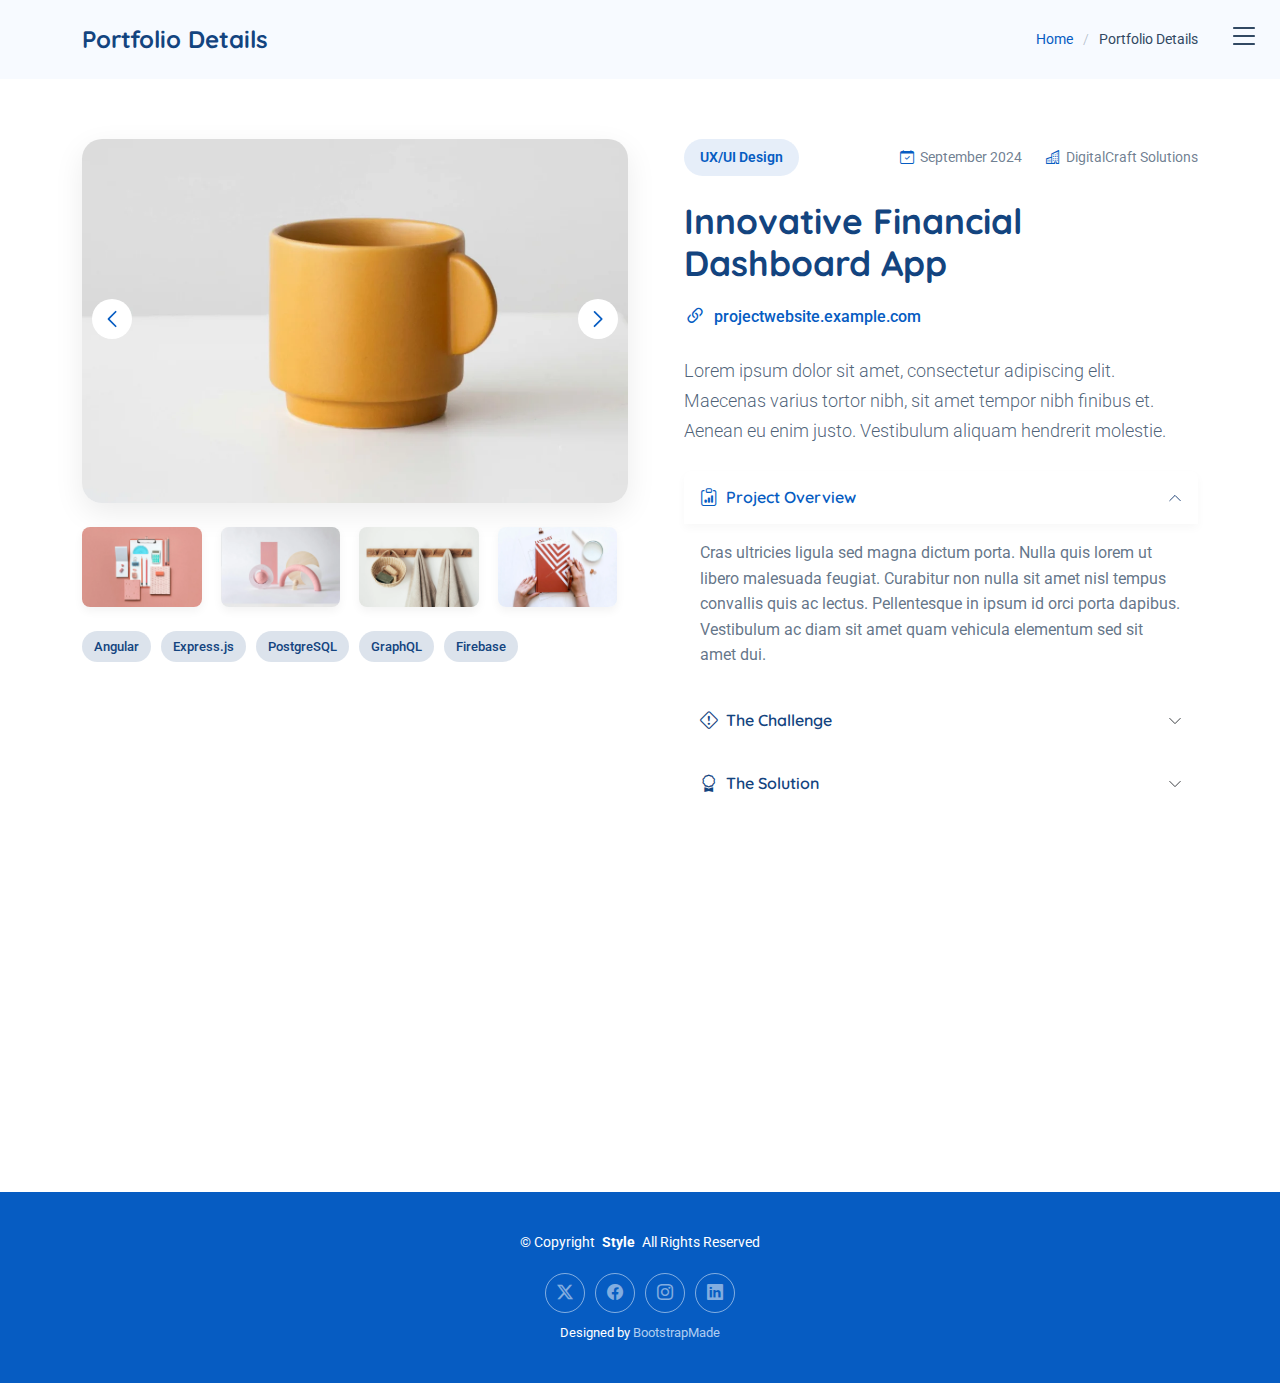
<file: portfolio-details.html>
<!DOCTYPE html>
<html lang="en">

<head>
  <meta charset="utf-8">
  <meta content="width=device-width, initial-scale=1.0" name="viewport">
  <title>Portfolio Details - Style Bootstrap Template</title>
  <meta name="description" content="">
  <meta name="keywords" content="">

  <!-- Favicons -->
  <link href="assets/img/favicon.png" rel="icon">
  <link href="assets/img/apple-touch-icon.png" rel="apple-touch-icon">

  <!-- Fonts -->
  <link href="https://fonts.googleapis.com" rel="preconnect">
  <link href="https://fonts.gstatic.com" rel="preconnect" crossorigin>
  <link href="https://fonts.googleapis.com/css2?family=Roboto:ital,wght@0,100;0,300;0,400;0,500;0,700;0,900;1,100;1,300;1,400;1,500;1,700;1,900&family=Open+Sans:ital,wght@0,300;0,400;0,500;0,600;0,700;0,800;1,300;1,400;1,500;1,600;1,700;1,800&family=Quicksand:wght@300;400;500;600;700&display=swap" rel="stylesheet">

  <!-- Vendor CSS Files -->
  <link href="assets/vendor/bootstrap/css/bootstrap.min.css" rel="stylesheet">
  <link href="assets/vendor/bootstrap-icons/bootstrap-icons.css" rel="stylesheet">
  <link href="assets/vendor/aos/aos.css" rel="stylesheet">
  <link href="assets/vendor/glightbox/css/glightbox.min.css" rel="stylesheet">
  <link href="assets/vendor/swiper/swiper-bundle.min.css" rel="stylesheet">

  <!-- Main CSS File -->
  <link href="assets/css/main.css" rel="stylesheet">

  <!-- =======================================================
  * Template Name: Style
  * Template URL: https://bootstrapmade.com/style-bootstrap-portfolio-template/
  * Updated: Jul 02 2025 with Bootstrap v5.3.7
  * Author: BootstrapMade.com
  * License: https://bootstrapmade.com/license/
  ======================================================== -->
</head>

<body class="portfolio-details-page">

  <header id="header" class="header d-flex align-items-center fixed-top">
    <div class="container-fluid position-relative d-flex align-items-center justify-content-between">

      <a href="index.html" class="logo d-flex align-items-center">
        <!-- Uncomment the line below if you also wish to use an image logo -->
        <!-- <img src="assets/img/logo.webp" alt=""> -->
        <!-- Uncomment the line below if you also wish to use an text logo -->
        <!-- <h1 class="sitename">Style</h1>  -->
      </a>

      <nav id="navmenu" class="navmenu">

        <div class="profile-img">
          <img src="assets/img/profile/profile-square-1.webp" alt="" class="img-fluid rounded-circle">
        </div>

        <a href="index.html" class="logo d-flex align-items-center justify-content-center">
          <!-- Uncomment the line below if you also wish to use an image logo -->
          <!-- <img src="assets/img/logo.webp" alt=""> -->
          <h1 class="sitename">Alex Smith</h1>
        </a>

        <div class="social-links text-center">
          <a href="#" class="twitter"><i class="bi bi-twitter-x"></i></a>
          <a href="#" class="facebook"><i class="bi bi-facebook"></i></a>
          <a href="#" class="instagram"><i class="bi bi-instagram"></i></a>
          <a href="#" class="google-plus"><i class="bi bi-skype"></i></a>
          <a href="#" class="linkedin"><i class="bi bi-linkedin"></i></a>
        </div>

        <ul>
          <li><a href="#hero">Home</a></li>
          <li><a href="#about">About</a></li>
          <li><a href="#resume">Resume</a></li>
          <li><a href="#portfolio">Portfolio</a></li>
          <li><a href="#services">Services</a></li>
          <li class="dropdown"><a href="#"><span>Dropdown</span> <i class="bi bi-chevron-down toggle-dropdown"></i></a>
            <ul>
              <li><a href="#">Dropdown 1</a></li>
              <li class="dropdown"><a href="#"><span>Deep Dropdown</span> <i class="bi bi-chevron-down toggle-dropdown"></i></a>
                <ul>
                  <li><a href="#">Deep Dropdown 1</a></li>
                  <li><a href="#">Deep Dropdown 2</a></li>
                  <li><a href="#">Deep Dropdown 3</a></li>
                  <li><a href="#">Deep Dropdown 4</a></li>
                  <li><a href="#">Deep Dropdown 5</a></li>
                </ul>
              </li>
              <li><a href="#">Dropdown 2</a></li>
              <li><a href="#">Dropdown 3</a></li>
              <li><a href="#">Dropdown 4</a></li>
            </ul>
          </li>
          <li><a href="#contact">Contact</a></li>
        </ul>
        <i class="mobile-nav-toggle d-xl-none bi bi-list"></i>
      </nav>

    </div>
  </header>

  <main class="main">

    <!-- Page Title -->
    <div class="page-title light-background">
      <div class="container d-lg-flex justify-content-between align-items-center">
        <h1 class="mb-2 mb-lg-0">Portfolio Details</h1>
        <nav class="breadcrumbs">
          <ol>
            <li><a href="index.html">Home</a></li>
            <li class="current">Portfolio Details</li>
          </ol>
        </nav>
      </div>
    </div><!-- End Page Title -->

    <!-- Portfolio Details Section -->
    <section id="portfolio-details" class="portfolio-details section">

      <div class="container" data-aos="fade-up" data-aos-delay="100">

        <div class="row gy-4">
          <div class="col-lg-6" data-aos="fade-right">
            <div class="portfolio-details-media">
              <div class="main-image">
                <div class="portfolio-details-slider swiper init-swiper" data-aos="zoom-in">
                  <script type="application/json" class="swiper-config">
                    {
                      "loop": true,
                      "speed": 1000,
                      "autoplay": {
                        "delay": 6000
                      },
                      "effect": "creative",
                      "creativeEffect": {
                        "prev": {
                          "shadow": true,
                          "translate": [0, 0, -400]
                        },
                        "next": {
                          "translate": ["100%", 0, 0]
                        }
                      },
                      "slidesPerView": 1,
                      "navigation": {
                        "nextEl": ".swiper-button-next",
                        "prevEl": ".swiper-button-prev"
                      }
                    }
                  </script>
                  <div class="swiper-wrapper">
                    <div class="swiper-slide">
                      <img src="assets/img/portfolio/portfolio-5.webp" alt="Portfolio Image" class="img-fluid">
                    </div>
                    <div class="swiper-slide">
                      <img src="assets/img/portfolio/portfolio-7.webp" alt="Portfolio Image" class="img-fluid">
                    </div>
                    <div class="swiper-slide">
                      <img src="assets/img/portfolio/portfolio-8.webp" alt="Portfolio Image" class="img-fluid">
                    </div>
                  </div>
                  <div class="swiper-button-prev"></div>
                  <div class="swiper-button-next"></div>
                </div>
              </div>

              <div class="thumbnail-grid" data-aos="fade-up" data-aos-delay="200">
                <div class="row g-2 mt-3">
                  <div class="col-3">
                    <img src="assets/img/portfolio/portfolio-4.webp" alt="Gallery Image" class="img-fluid glightbox">
                  </div>
                  <div class="col-3">
                    <img src="assets/img/portfolio/portfolio-6.webp" alt="Gallery Image" class="img-fluid glightbox">
                  </div>
                  <div class="col-3">
                    <img src="assets/img/portfolio/portfolio-11.webp" alt="Gallery Image" class="img-fluid glightbox">
                  </div>
                  <div class="col-3">
                    <img src="assets/img/portfolio/portfolio-12.webp" alt="Gallery Image" class="img-fluid glightbox">
                  </div>
                </div>
              </div>

              <div class="tech-stack-badges" data-aos="fade-up" data-aos-delay="300">
                <span>Angular</span>
                <span>Express.js</span>
                <span>PostgreSQL</span>
                <span>GraphQL</span>
                <span>Firebase</span>
              </div>
            </div>
          </div>

          <div class="col-lg-6" data-aos="fade-left">
            <div class="portfolio-details-content">
              <div class="project-meta">
                <div class="badge-wrapper">
                  <span class="project-badge">UX/UI Design</span>
                </div>
                <div class="date-client">
                  <div class="meta-item">
                    <i class="bi bi-calendar-check"></i>
                    <span>September 2024</span>
                  </div>
                  <div class="meta-item">
                    <i class="bi bi-buildings"></i>
                    <span>DigitalCraft Solutions</span>
                  </div>
                </div>
              </div>

              <h2 class="project-title">Innovative Financial Dashboard App</h2>

              <div class="project-website">
                <i class="bi bi-link-45deg"></i>
                <a href="#" target="_blank">projectwebsite.example.com</a>
              </div>

              <div class="project-overview">
                <p class="lead">
                  Lorem ipsum dolor sit amet, consectetur adipiscing elit. Maecenas varius tortor nibh, sit amet tempor nibh finibus et. Aenean eu enim justo. Vestibulum aliquam hendrerit molestie.
                </p>

                <div class="accordion project-accordion" id="portfolio-details-projectAccordion">
                  <div class="accordion-item" data-aos="fade-up">
                    <h2 class="accordion-header">
                      <button class="accordion-button" type="button" data-bs-toggle="collapse" data-bs-target="#portfolio-details-collapse-1" aria-expanded="true" aria-controls="collapseOne">
                        <i class="bi bi-clipboard-data me-2"></i> Project Overview
                      </button>
                    </h2>
                    <div id="portfolio-details-collapse-1" class="accordion-collapse collapse show" data-bs-parent="#portfolio-details-projectAccordion">
                      <div class="accordion-body">
                        <p>Cras ultricies ligula sed magna dictum porta. Nulla quis lorem ut libero malesuada feugiat. Curabitur non nulla sit amet nisl tempus convallis quis ac lectus. Pellentesque in ipsum id orci porta dapibus. Vestibulum ac diam sit amet quam vehicula elementum sed sit amet dui.</p>
                      </div>
                    </div>
                  </div>

                  <div class="accordion-item" data-aos="fade-up" data-aos-delay="100">
                    <h2 class="accordion-header">
                      <button class="accordion-button collapsed" type="button" data-bs-toggle="collapse" data-bs-target="#portfolio-details-collapse-2" aria-expanded="false" aria-controls="collapseTwo">
                        <i class="bi bi-exclamation-diamond me-2"></i> The Challenge
                      </button>
                    </h2>
                    <div id="portfolio-details-collapse-2" class="accordion-collapse collapse" data-bs-parent="#portfolio-details-projectAccordion">
                      <div class="accordion-body">
                        <p>Mauris blandit aliquet elit, eget tincidunt nibh pulvinar a. Vivamus suscipit tortor eget felis porttitor volutpat. Curabitur aliquet quam id dui posuere blandit. Praesent sapien massa, convallis a pellentesque nec, egestas non nisi. Sed porttitor lectus nibh.</p>
                      </div>
                    </div>
                  </div>

                  <div class="accordion-item" data-aos="fade-up" data-aos-delay="200">
                    <h2 class="accordion-header">
                      <button class="accordion-button collapsed" type="button" data-bs-toggle="collapse" data-bs-target="#portfolio-details-collapse-3" aria-expanded="false" aria-controls="collapseThree">
                        <i class="bi bi-award me-2"></i> The Solution
                      </button>
                    </h2>
                    <div id="portfolio-details-collapse-3" class="accordion-collapse collapse" data-bs-parent="#portfolio-details-projectAccordion">
                      <div class="accordion-body">
                        <p>Donec sollicitudin molestie malesuada. Curabitur arcu erat, accumsan id imperdiet et, porttitor at sem. Vestibulum ante ipsum primis in faucibus orci luctus et ultrices posuere cubilia Curae; Donec velit neque, auctor sit amet aliquam vel, ullamcorper sit amet ligula.</p>
                      </div>
                    </div>
                  </div>
                </div>
              </div>

              <div class="project-features" data-aos="fade-up" data-aos-delay="300">
                <h3><i class="bi bi-stars"></i> Key Features</h3>
                <div class="row g-3">
                  <div class="col-md-6">
                    <ul class="feature-list">
                      <li><i class="bi bi-check2-circle"></i> Real-time Data Visualization</li>
                      <li><i class="bi bi-check2-circle"></i> User Role Management</li>
                      <li><i class="bi bi-check2-circle"></i> Secure Authentication</li>
                    </ul>
                  </div>
                  <div class="col-md-6">
                    <ul class="feature-list">
                      <li><i class="bi bi-check2-circle"></i> Customizable Dashboards</li>
                      <li><i class="bi bi-check2-circle"></i> Data Export Options</li>
                      <li><i class="bi bi-check2-circle"></i> Multi-device Support</li>
                    </ul>
                  </div>
                </div>
              </div>

              <div class="cta-buttons" data-aos="fade-up" data-aos-delay="400">
                <a href="#" class="btn-view-project">View Live Project</a>
                <a href="#" class="btn-next-project">Next Project <i class="bi bi-arrow-right"></i></a>
              </div>
            </div>
          </div>
        </div>

      </div>

    </section><!-- /Portfolio Details Section -->

  </main>

  <footer id="footer" class="footer dark-background">

    <div class="container">
      <div class="copyright text-center ">
        <p>© <span>Copyright</span> <strong class="px-1 sitename">Style</strong> <span>All Rights Reserved</span></p>
      </div>
      <div class="social-links d-flex justify-content-center">
        <a href=""><i class="bi bi-twitter-x"></i></a>
        <a href=""><i class="bi bi-facebook"></i></a>
        <a href=""><i class="bi bi-instagram"></i></a>
        <a href=""><i class="bi bi-linkedin"></i></a>
      </div>
      <div class="credits">
        <!-- All the links in the footer should remain intact. -->
        <!-- You can delete the links only if you've purchased the pro version. -->
        <!-- Licensing information: https://bootstrapmade.com/license/ -->
        <!-- Purchase the pro version with working PHP/AJAX contact form: [buy-url] -->
        Designed by <a href="https://bootstrapmade.com/">BootstrapMade</a>
      </div>
    </div>

  </footer>

  <!-- Scroll Top -->
  <a href="#" id="scroll-top" class="scroll-top d-flex align-items-center justify-content-center"><i class="bi bi-arrow-up-short"></i></a>

  <!-- Vendor JS Files -->
  <script src="assets/vendor/bootstrap/js/bootstrap.bundle.min.js"></script>
  <script src="assets/vendor/php-email-form/validate.js"></script>
  <script src="assets/vendor/aos/aos.js"></script>
  <script src="assets/vendor/purecounter/purecounter_vanilla.js"></script>
  <script src="assets/vendor/typed.js/typed.umd.js"></script>
  <script src="assets/vendor/waypoints/noframework.waypoints.js"></script>
  <script src="assets/vendor/glightbox/js/glightbox.min.js"></script>
  <script src="assets/vendor/imagesloaded/imagesloaded.pkgd.min.js"></script>
  <script src="assets/vendor/isotope-layout/isotope.pkgd.min.js"></script>
  <script src="assets/vendor/swiper/swiper-bundle.min.js"></script>

  <!-- Main JS File -->
  <script src="assets/js/main.js"></script>

</body>

</html>
</file>
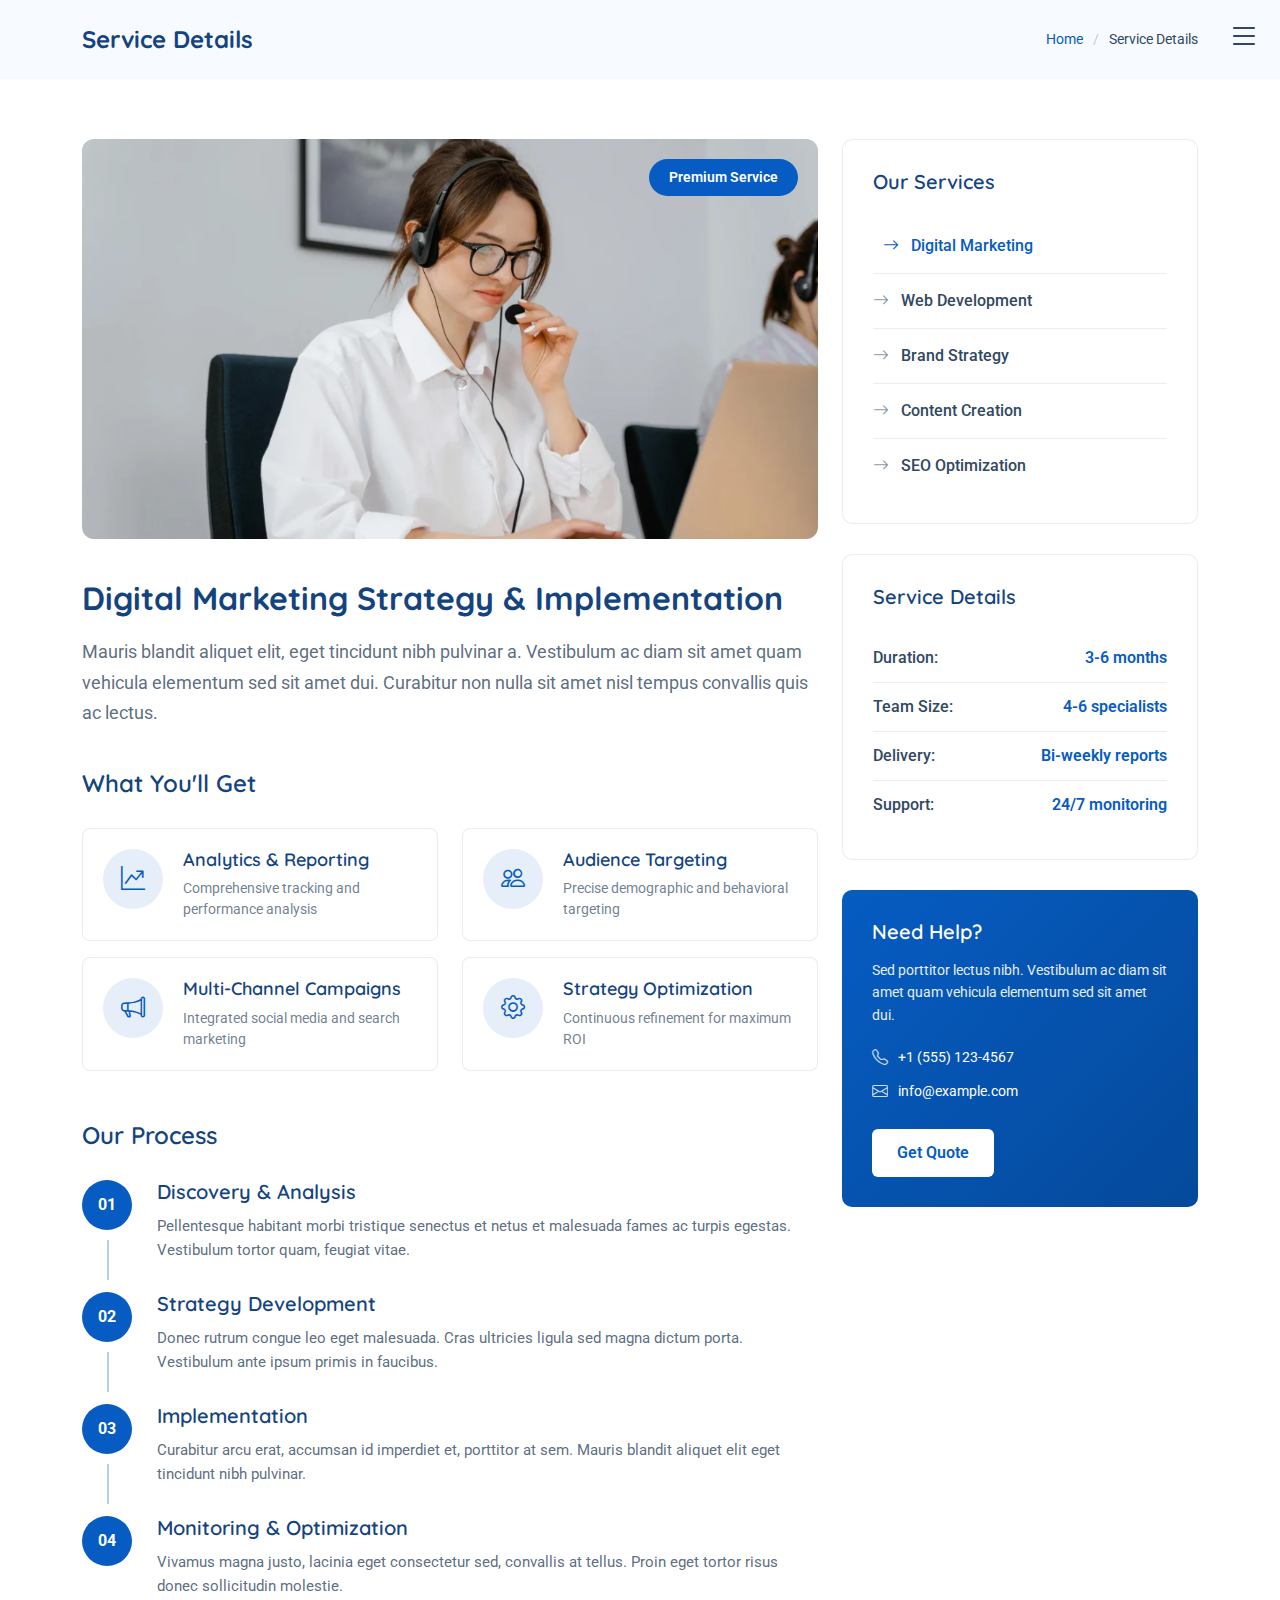
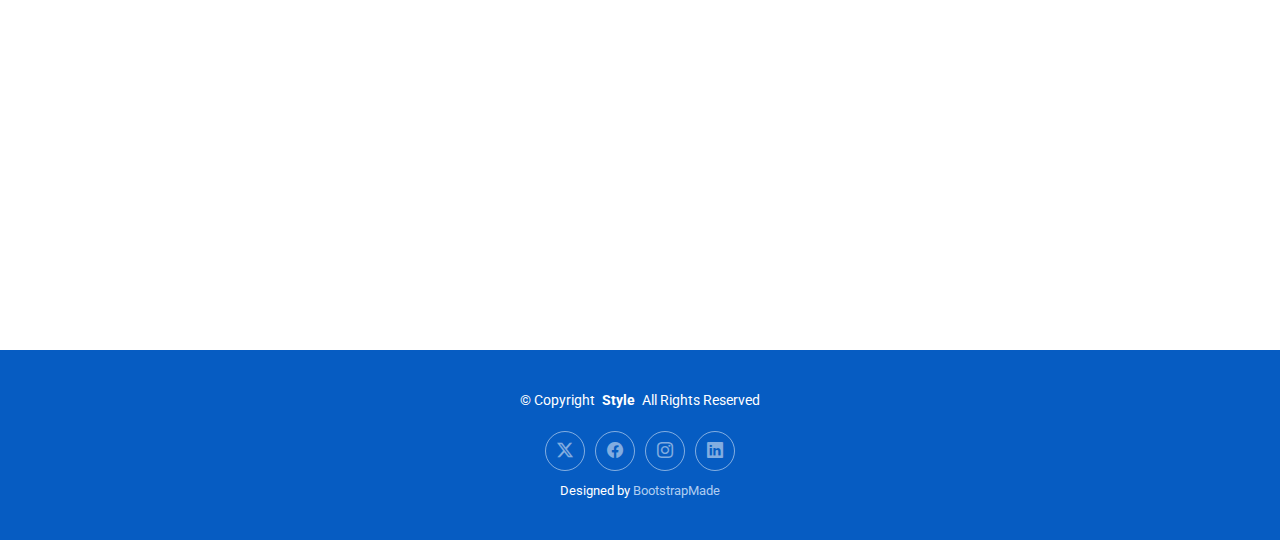
<file: service-details.html>
<!DOCTYPE html>
<html lang="en">

<head>
  <meta charset="utf-8">
  <meta content="width=device-width, initial-scale=1.0" name="viewport">
  <title>Service Details - Style Bootstrap Template</title>
  <meta name="description" content="">
  <meta name="keywords" content="">

  <!-- Favicons -->
  <link href="assets/img/favicon.png" rel="icon">
  <link href="assets/img/apple-touch-icon.png" rel="apple-touch-icon">

  <!-- Fonts -->
  <link href="https://fonts.googleapis.com" rel="preconnect">
  <link href="https://fonts.gstatic.com" rel="preconnect" crossorigin>
  <link href="https://fonts.googleapis.com/css2?family=Roboto:ital,wght@0,100;0,300;0,400;0,500;0,700;0,900;1,100;1,300;1,400;1,500;1,700;1,900&family=Open+Sans:ital,wght@0,300;0,400;0,500;0,600;0,700;0,800;1,300;1,400;1,500;1,600;1,700;1,800&family=Quicksand:wght@300;400;500;600;700&display=swap" rel="stylesheet">

  <!-- Vendor CSS Files -->
  <link href="assets/vendor/bootstrap/css/bootstrap.min.css" rel="stylesheet">
  <link href="assets/vendor/bootstrap-icons/bootstrap-icons.css" rel="stylesheet">
  <link href="assets/vendor/aos/aos.css" rel="stylesheet">
  <link href="assets/vendor/glightbox/css/glightbox.min.css" rel="stylesheet">
  <link href="assets/vendor/swiper/swiper-bundle.min.css" rel="stylesheet">

  <!-- Main CSS File -->
  <link href="assets/css/main.css" rel="stylesheet">

  <!-- =======================================================
  * Template Name: Style
  * Template URL: https://bootstrapmade.com/style-bootstrap-portfolio-template/
  * Updated: Jul 02 2025 with Bootstrap v5.3.7
  * Author: BootstrapMade.com
  * License: https://bootstrapmade.com/license/
  ======================================================== -->
</head>

<body class="service-details-page">

  <header id="header" class="header d-flex align-items-center fixed-top">
    <div class="container-fluid position-relative d-flex align-items-center justify-content-between">

      <a href="index.html" class="logo d-flex align-items-center">
        <!-- Uncomment the line below if you also wish to use an image logo -->
        <!-- <img src="assets/img/logo.webp" alt=""> -->
        <!-- Uncomment the line below if you also wish to use an text logo -->
        <!-- <h1 class="sitename">Style</h1>  -->
      </a>

      <nav id="navmenu" class="navmenu">

        <div class="profile-img">
          <img src="assets/img/profile/profile-square-1.webp" alt="" class="img-fluid rounded-circle">
        </div>

        <a href="index.html" class="logo d-flex align-items-center justify-content-center">
          <!-- Uncomment the line below if you also wish to use an image logo -->
          <!-- <img src="assets/img/logo.webp" alt=""> -->
          <h1 class="sitename">Alex Smith</h1>
        </a>

        <div class="social-links text-center">
          <a href="#" class="twitter"><i class="bi bi-twitter-x"></i></a>
          <a href="#" class="facebook"><i class="bi bi-facebook"></i></a>
          <a href="#" class="instagram"><i class="bi bi-instagram"></i></a>
          <a href="#" class="google-plus"><i class="bi bi-skype"></i></a>
          <a href="#" class="linkedin"><i class="bi bi-linkedin"></i></a>
        </div>

        <ul>
          <li><a href="#hero">Home</a></li>
          <li><a href="#about">About</a></li>
          <li><a href="#resume">Resume</a></li>
          <li><a href="#portfolio">Portfolio</a></li>
          <li><a href="#services">Services</a></li>
          <li class="dropdown"><a href="#"><span>Dropdown</span> <i class="bi bi-chevron-down toggle-dropdown"></i></a>
            <ul>
              <li><a href="#">Dropdown 1</a></li>
              <li class="dropdown"><a href="#"><span>Deep Dropdown</span> <i class="bi bi-chevron-down toggle-dropdown"></i></a>
                <ul>
                  <li><a href="#">Deep Dropdown 1</a></li>
                  <li><a href="#">Deep Dropdown 2</a></li>
                  <li><a href="#">Deep Dropdown 3</a></li>
                  <li><a href="#">Deep Dropdown 4</a></li>
                  <li><a href="#">Deep Dropdown 5</a></li>
                </ul>
              </li>
              <li><a href="#">Dropdown 2</a></li>
              <li><a href="#">Dropdown 3</a></li>
              <li><a href="#">Dropdown 4</a></li>
            </ul>
          </li>
          <li><a href="#contact">Contact</a></li>
        </ul>
        <i class="mobile-nav-toggle d-xl-none bi bi-list"></i>
      </nav>

    </div>
  </header>

  <main class="main">

    <!-- Page Title -->
    <div class="page-title light-background">
      <div class="container d-lg-flex justify-content-between align-items-center">
        <h1 class="mb-2 mb-lg-0">Service Details</h1>
        <nav class="breadcrumbs">
          <ol>
            <li><a href="index.html">Home</a></li>
            <li class="current">Service Details</li>
          </ol>
        </nav>
      </div>
    </div><!-- End Page Title -->

    <!-- Service Details Section -->
    <section id="service-details" class="service-details section">

      <div class="container" data-aos="fade-up" data-aos-delay="100">

        <div class="row gy-5">

          <div class="col-lg-8" data-aos="fade-up" data-aos-delay="200">
            <div class="service-hero">
              <img src="assets/img/services/services-7.webp" alt="" class="img-fluid">
              <div class="service-badge">
                <span>Premium Service</span>
              </div>
            </div>

            <div class="service-content">
              <div class="service-header">
                <h2>Digital Marketing Strategy &amp; Implementation</h2>
                <p class="service-intro">Mauris blandit aliquet elit, eget tincidunt nibh pulvinar a. Vestibulum ac diam sit amet quam vehicula elementum sed sit amet dui. Curabitur non nulla sit amet nisl tempus convallis quis ac lectus.</p>
              </div>

              <div class="service-features">
                <h4>What You'll Get</h4>
                <div class="row gy-3">
                  <div class="col-md-6">
                    <div class="feature-item">
                      <div class="feature-icon">
                        <i class="bi bi-graph-up-arrow"></i>
                      </div>
                      <div class="feature-content">
                        <h5>Analytics &amp; Reporting</h5>
                        <p>Comprehensive tracking and performance analysis</p>
                      </div>
                    </div>
                  </div>
                  <div class="col-md-6">
                    <div class="feature-item">
                      <div class="feature-icon">
                        <i class="bi bi-people"></i>
                      </div>
                      <div class="feature-content">
                        <h5>Audience Targeting</h5>
                        <p>Precise demographic and behavioral targeting</p>
                      </div>
                    </div>
                  </div>
                  <div class="col-md-6">
                    <div class="feature-item">
                      <div class="feature-icon">
                        <i class="bi bi-megaphone"></i>
                      </div>
                      <div class="feature-content">
                        <h5>Multi-Channel Campaigns</h5>
                        <p>Integrated social media and search marketing</p>
                      </div>
                    </div>
                  </div>
                  <div class="col-md-6">
                    <div class="feature-item">
                      <div class="feature-icon">
                        <i class="bi bi-gear"></i>
                      </div>
                      <div class="feature-content">
                        <h5>Strategy Optimization</h5>
                        <p>Continuous refinement for maximum ROI</p>
                      </div>
                    </div>
                  </div>
                </div>
              </div>

              <div class="service-process">
                <h4>Our Process</h4>
                <div class="process-steps">
                  <div class="process-step">
                    <div class="step-number">01</div>
                    <div class="step-content">
                      <h5>Discovery &amp; Analysis</h5>
                      <p>Pellentesque habitant morbi tristique senectus et netus et malesuada fames ac turpis egestas. Vestibulum tortor quam, feugiat vitae.</p>
                    </div>
                  </div>
                  <div class="process-step">
                    <div class="step-number">02</div>
                    <div class="step-content">
                      <h5>Strategy Development</h5>
                      <p>Donec rutrum congue leo eget malesuada. Cras ultricies ligula sed magna dictum porta. Vestibulum ante ipsum primis in faucibus.</p>
                    </div>
                  </div>
                  <div class="process-step">
                    <div class="step-number">03</div>
                    <div class="step-content">
                      <h5>Implementation</h5>
                      <p>Curabitur arcu erat, accumsan id imperdiet et, porttitor at sem. Mauris blandit aliquet elit eget tincidunt nibh pulvinar.</p>
                    </div>
                  </div>
                  <div class="process-step">
                    <div class="step-number">04</div>
                    <div class="step-content">
                      <h5>Monitoring &amp; Optimization</h5>
                      <p>Vivamus magna justo, lacinia eget consectetur sed, convallis at tellus. Proin eget tortor risus donec sollicitudin molestie.</p>
                    </div>
                  </div>
                </div>
              </div>

              <div class="service-gallery" data-aos="fade-up" data-aos-delay="300">
                <h4>Project Showcase</h4>
                <div class="row gy-3">
                  <div class="col-md-4">
                    <img src="assets/img/services/services-2.webp" alt="" class="img-fluid rounded">
                  </div>
                  <div class="col-md-4">
                    <img src="assets/img/services/services-8.webp" alt="" class="img-fluid rounded">
                  </div>
                  <div class="col-md-4">
                    <img src="assets/img/services/services-11.webp" alt="" class="img-fluid rounded">
                  </div>
                </div>
              </div>
            </div>
          </div>

          <div class="col-lg-4" data-aos="fade-up" data-aos-delay="400">
            <div class="service-sidebar">

              <div class="service-menu">
                <h4>Our Services</h4>
                <div class="menu-list">
                  <a href="#" class="menu-item active">
                    <i class="bi bi-arrow-right"></i>
                    <span>Digital Marketing</span>
                  </a>
                  <a href="#" class="menu-item">
                    <i class="bi bi-arrow-right"></i>
                    <span>Web Development</span>
                  </a>
                  <a href="#" class="menu-item">
                    <i class="bi bi-arrow-right"></i>
                    <span>Brand Strategy</span>
                  </a>
                  <a href="#" class="menu-item">
                    <i class="bi bi-arrow-right"></i>
                    <span>Content Creation</span>
                  </a>
                  <a href="#" class="menu-item">
                    <i class="bi bi-arrow-right"></i>
                    <span>SEO Optimization</span>
                  </a>
                </div>
              </div>

              <div class="service-info">
                <h4>Service Details</h4>
                <div class="info-list">
                  <div class="info-item">
                    <span class="info-label">Duration:</span>
                    <span class="info-value">3-6 months</span>
                  </div>
                  <div class="info-item">
                    <span class="info-label">Team Size:</span>
                    <span class="info-value">4-6 specialists</span>
                  </div>
                  <div class="info-item">
                    <span class="info-label">Delivery:</span>
                    <span class="info-value">Bi-weekly reports</span>
                  </div>
                  <div class="info-item">
                    <span class="info-label">Support:</span>
                    <span class="info-value">24/7 monitoring</span>
                  </div>
                </div>
              </div>

              <div class="contact-card">
                <div class="contact-content">
                  <h4>Need Help?</h4>
                  <p>Sed porttitor lectus nibh. Vestibulum ac diam sit amet quam vehicula elementum sed sit amet dui.</p>
                  <div class="contact-info">
                    <div class="contact-item">
                      <i class="bi bi-telephone"></i>
                      <span>+1 (555) 123-4567</span>
                    </div>
                    <div class="contact-item">
                      <i class="bi bi-envelope"></i>
                      <span>info@example.com</span>
                    </div>
                  </div>
                  <a href="#" class="btn btn-primary">Get Quote</a>
                </div>
              </div>

            </div>
          </div>

        </div>

      </div>

    </section><!-- /Service Details Section -->

  </main>

  <footer id="footer" class="footer dark-background">

    <div class="container">
      <div class="copyright text-center ">
        <p>© <span>Copyright</span> <strong class="px-1 sitename">Style</strong> <span>All Rights Reserved</span></p>
      </div>
      <div class="social-links d-flex justify-content-center">
        <a href=""><i class="bi bi-twitter-x"></i></a>
        <a href=""><i class="bi bi-facebook"></i></a>
        <a href=""><i class="bi bi-instagram"></i></a>
        <a href=""><i class="bi bi-linkedin"></i></a>
      </div>
      <div class="credits">
        <!-- All the links in the footer should remain intact. -->
        <!-- You can delete the links only if you've purchased the pro version. -->
        <!-- Licensing information: https://bootstrapmade.com/license/ -->
        <!-- Purchase the pro version with working PHP/AJAX contact form: [buy-url] -->
        Designed by <a href="https://bootstrapmade.com/">BootstrapMade</a>
      </div>
    </div>

  </footer>

  <!-- Scroll Top -->
  <a href="#" id="scroll-top" class="scroll-top d-flex align-items-center justify-content-center"><i class="bi bi-arrow-up-short"></i></a>

  <!-- Vendor JS Files -->
  <script src="assets/vendor/bootstrap/js/bootstrap.bundle.min.js"></script>
  <script src="assets/vendor/php-email-form/validate.js"></script>
  <script src="assets/vendor/aos/aos.js"></script>
  <script src="assets/vendor/purecounter/purecounter_vanilla.js"></script>
  <script src="assets/vendor/typed.js/typed.umd.js"></script>
  <script src="assets/vendor/waypoints/noframework.waypoints.js"></script>
  <script src="assets/vendor/glightbox/js/glightbox.min.js"></script>
  <script src="assets/vendor/imagesloaded/imagesloaded.pkgd.min.js"></script>
  <script src="assets/vendor/isotope-layout/isotope.pkgd.min.js"></script>
  <script src="assets/vendor/swiper/swiper-bundle.min.js"></script>

  <!-- Main JS File -->
  <script src="assets/js/main.js"></script>

</body>

</html>
</file>
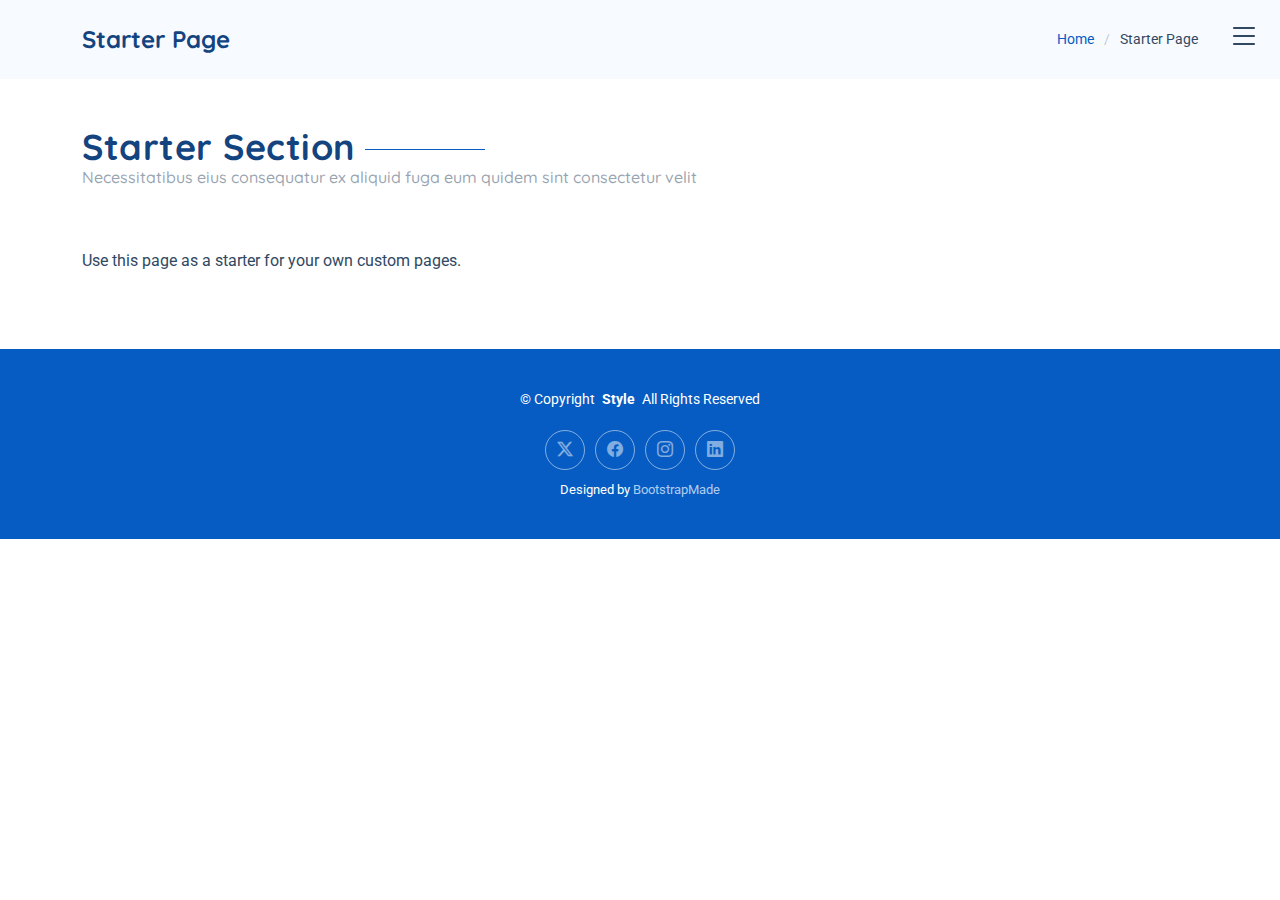
<file: starter-page.html>
<!DOCTYPE html>
<html lang="en">

<head>
  <meta charset="utf-8">
  <meta content="width=device-width, initial-scale=1.0" name="viewport">
  <title>Starter Page - Style Bootstrap Template</title>
  <meta name="description" content="">
  <meta name="keywords" content="">

  <!-- Favicons -->
  <link href="assets/img/favicon.png" rel="icon">
  <link href="assets/img/apple-touch-icon.png" rel="apple-touch-icon">

  <!-- Fonts -->
  <link href="https://fonts.googleapis.com" rel="preconnect">
  <link href="https://fonts.gstatic.com" rel="preconnect" crossorigin>
  <link href="https://fonts.googleapis.com/css2?family=Roboto:ital,wght@0,100;0,300;0,400;0,500;0,700;0,900;1,100;1,300;1,400;1,500;1,700;1,900&family=Open+Sans:ital,wght@0,300;0,400;0,500;0,600;0,700;0,800;1,300;1,400;1,500;1,600;1,700;1,800&family=Quicksand:wght@300;400;500;600;700&display=swap" rel="stylesheet">

  <!-- Vendor CSS Files -->
  <link href="assets/vendor/bootstrap/css/bootstrap.min.css" rel="stylesheet">
  <link href="assets/vendor/bootstrap-icons/bootstrap-icons.css" rel="stylesheet">
  <link href="assets/vendor/aos/aos.css" rel="stylesheet">
  <link href="assets/vendor/glightbox/css/glightbox.min.css" rel="stylesheet">
  <link href="assets/vendor/swiper/swiper-bundle.min.css" rel="stylesheet">

  <!-- Main CSS File -->
  <link href="assets/css/main.css" rel="stylesheet">

  <!-- =======================================================
  * Template Name: Style
  * Template URL: https://bootstrapmade.com/style-bootstrap-portfolio-template/
  * Updated: Jul 02 2025 with Bootstrap v5.3.7
  * Author: BootstrapMade.com
  * License: https://bootstrapmade.com/license/
  ======================================================== -->
</head>

<body class="starter-page-page">

  <header id="header" class="header d-flex align-items-center fixed-top">
    <div class="container-fluid position-relative d-flex align-items-center justify-content-between">

      <a href="index.html" class="logo d-flex align-items-center">
        <!-- Uncomment the line below if you also wish to use an image logo -->
        <!-- <img src="assets/img/logo.webp" alt=""> -->
        <!-- Uncomment the line below if you also wish to use an text logo -->
        <!-- <h1 class="sitename">Style</h1>  -->
      </a>

      <nav id="navmenu" class="navmenu">

        <div class="profile-img">
          <img src="assets/img/profile/profile-square-1.webp" alt="" class="img-fluid rounded-circle">
        </div>

        <a href="index.html" class="logo d-flex align-items-center justify-content-center">
          <!-- Uncomment the line below if you also wish to use an image logo -->
          <!-- <img src="assets/img/logo.webp" alt=""> -->
          <h1 class="sitename">Alex Smith</h1>
        </a>

        <div class="social-links text-center">
          <a href="#" class="twitter"><i class="bi bi-twitter-x"></i></a>
          <a href="#" class="facebook"><i class="bi bi-facebook"></i></a>
          <a href="#" class="instagram"><i class="bi bi-instagram"></i></a>
          <a href="#" class="google-plus"><i class="bi bi-skype"></i></a>
          <a href="#" class="linkedin"><i class="bi bi-linkedin"></i></a>
        </div>

        <ul>
          <li><a href="#hero">Home</a></li>
          <li><a href="#about">About</a></li>
          <li><a href="#resume">Resume</a></li>
          <li><a href="#portfolio">Portfolio</a></li>
          <li><a href="#services">Services</a></li>
          <li class="dropdown"><a href="#"><span>Dropdown</span> <i class="bi bi-chevron-down toggle-dropdown"></i></a>
            <ul>
              <li><a href="#">Dropdown 1</a></li>
              <li class="dropdown"><a href="#"><span>Deep Dropdown</span> <i class="bi bi-chevron-down toggle-dropdown"></i></a>
                <ul>
                  <li><a href="#">Deep Dropdown 1</a></li>
                  <li><a href="#">Deep Dropdown 2</a></li>
                  <li><a href="#">Deep Dropdown 3</a></li>
                  <li><a href="#">Deep Dropdown 4</a></li>
                  <li><a href="#">Deep Dropdown 5</a></li>
                </ul>
              </li>
              <li><a href="#">Dropdown 2</a></li>
              <li><a href="#">Dropdown 3</a></li>
              <li><a href="#">Dropdown 4</a></li>
            </ul>
          </li>
          <li><a href="#contact">Contact</a></li>
        </ul>
        <i class="mobile-nav-toggle d-xl-none bi bi-list"></i>
      </nav>

    </div>
  </header>

  <main class="main">

    <!-- Page Title -->
    <div class="page-title light-background">
      <div class="container d-lg-flex justify-content-between align-items-center">
        <h1 class="mb-2 mb-lg-0">Starter Page</h1>
        <nav class="breadcrumbs">
          <ol>
            <li><a href="index.html">Home</a></li>
            <li class="current">Starter Page</li>
          </ol>
        </nav>
      </div>
    </div><!-- End Page Title -->

    <!-- Starter Section Section -->
    <section id="starter-section" class="starter-section section">

      <!-- Section Title -->
      <div class="container section-title">
        <h2>Starter Section</h2>
        <p>Necessitatibus eius consequatur ex aliquid fuga eum quidem sint consectetur velit</p>
      </div><!-- End Section Title -->

      <div class="container" data-aos="fade-up">
        <p>Use this page as a starter for your own custom pages.</p>
      </div>

    </section><!-- /Starter Section Section -->

  </main>

  <footer id="footer" class="footer dark-background">

    <div class="container">
      <div class="copyright text-center ">
        <p>© <span>Copyright</span> <strong class="px-1 sitename">Style</strong> <span>All Rights Reserved</span></p>
      </div>
      <div class="social-links d-flex justify-content-center">
        <a href=""><i class="bi bi-twitter-x"></i></a>
        <a href=""><i class="bi bi-facebook"></i></a>
        <a href=""><i class="bi bi-instagram"></i></a>
        <a href=""><i class="bi bi-linkedin"></i></a>
      </div>
      <div class="credits">
        <!-- All the links in the footer should remain intact. -->
        <!-- You can delete the links only if you've purchased the pro version. -->
        <!-- Licensing information: https://bootstrapmade.com/license/ -->
        <!-- Purchase the pro version with working PHP/AJAX contact form: [buy-url] -->
        Designed by <a href="https://bootstrapmade.com/">BootstrapMade</a>
      </div>
    </div>

  </footer>

  <!-- Scroll Top -->
  <a href="#" id="scroll-top" class="scroll-top d-flex align-items-center justify-content-center"><i class="bi bi-arrow-up-short"></i></a>

  <!-- Vendor JS Files -->
  <script src="assets/vendor/bootstrap/js/bootstrap.bundle.min.js"></script>
  <script src="assets/vendor/php-email-form/validate.js"></script>
  <script src="assets/vendor/aos/aos.js"></script>
  <script src="assets/vendor/purecounter/purecounter_vanilla.js"></script>
  <script src="assets/vendor/typed.js/typed.umd.js"></script>
  <script src="assets/vendor/waypoints/noframework.waypoints.js"></script>
  <script src="assets/vendor/glightbox/js/glightbox.min.js"></script>
  <script src="assets/vendor/imagesloaded/imagesloaded.pkgd.min.js"></script>
  <script src="assets/vendor/isotope-layout/isotope.pkgd.min.js"></script>
  <script src="assets/vendor/swiper/swiper-bundle.min.js"></script>

  <!-- Main JS File -->
  <script src="assets/js/main.js"></script>

</body>

</html>
</file>
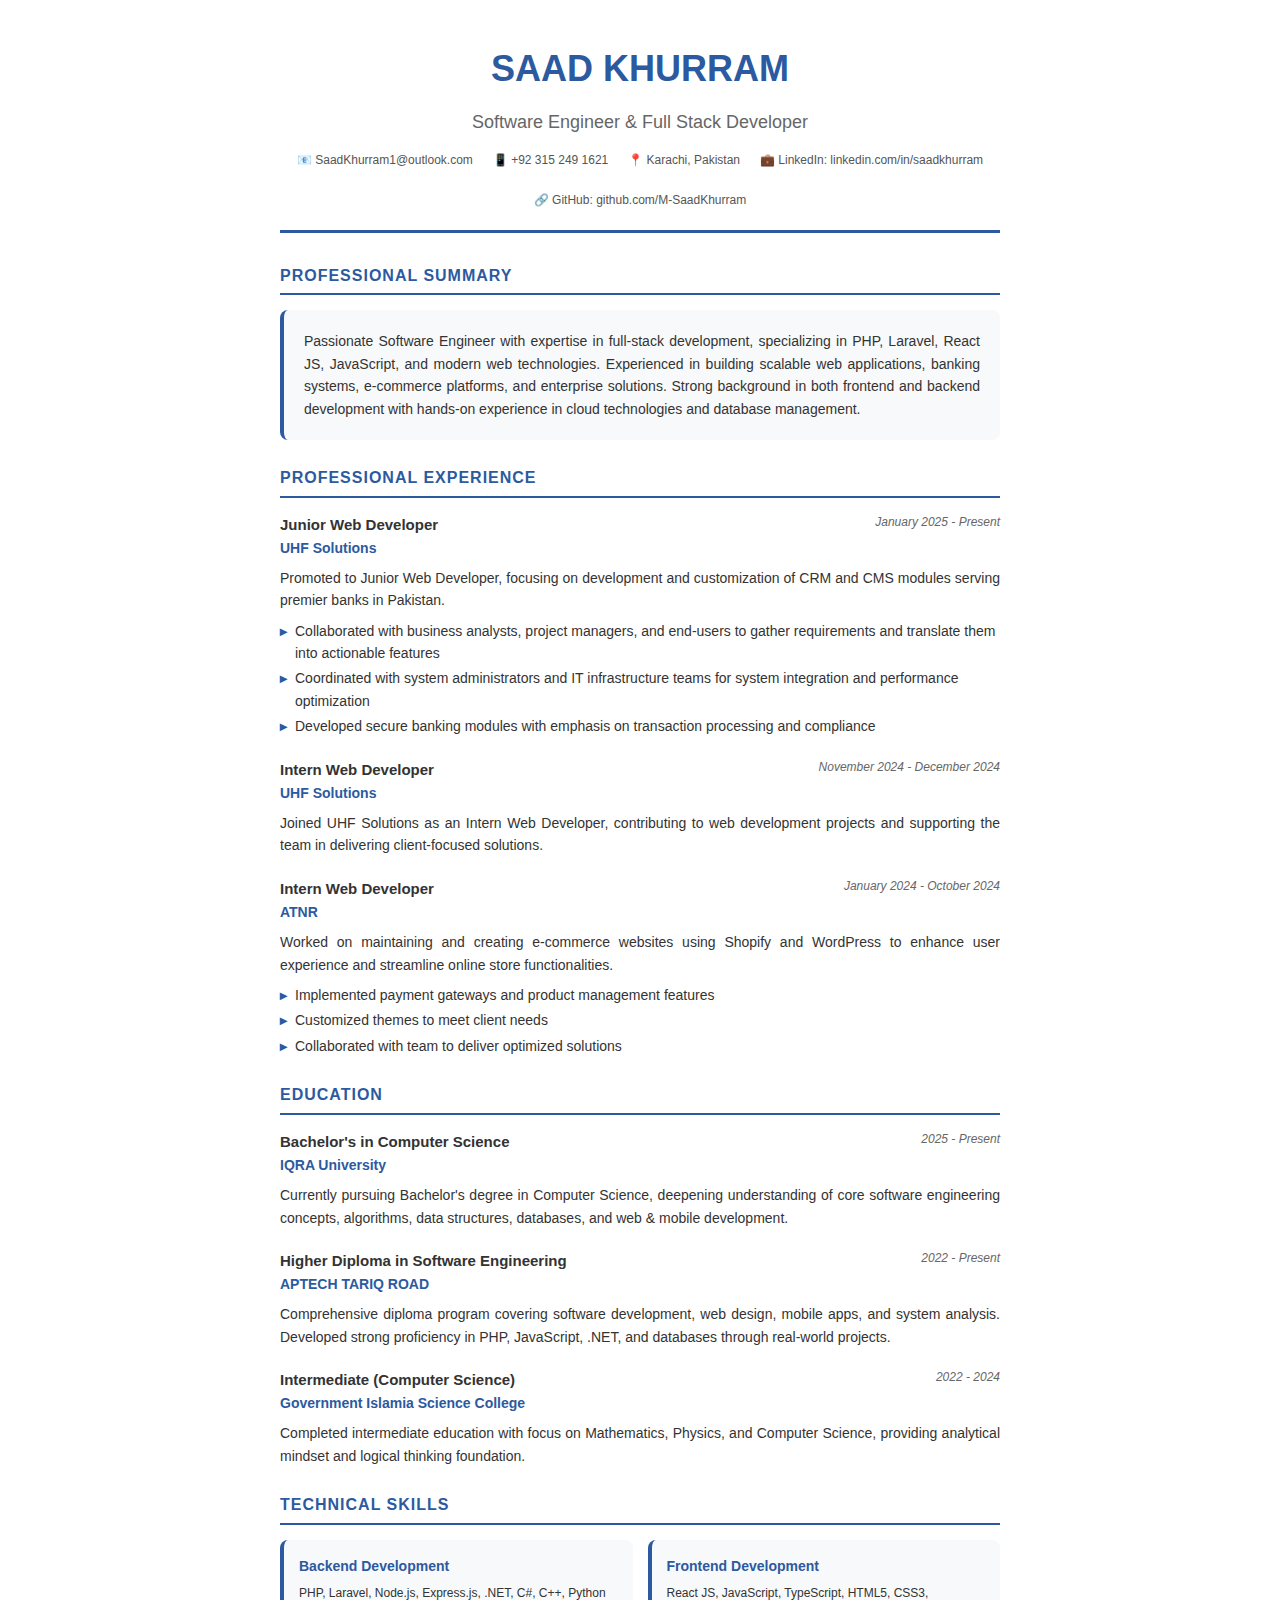
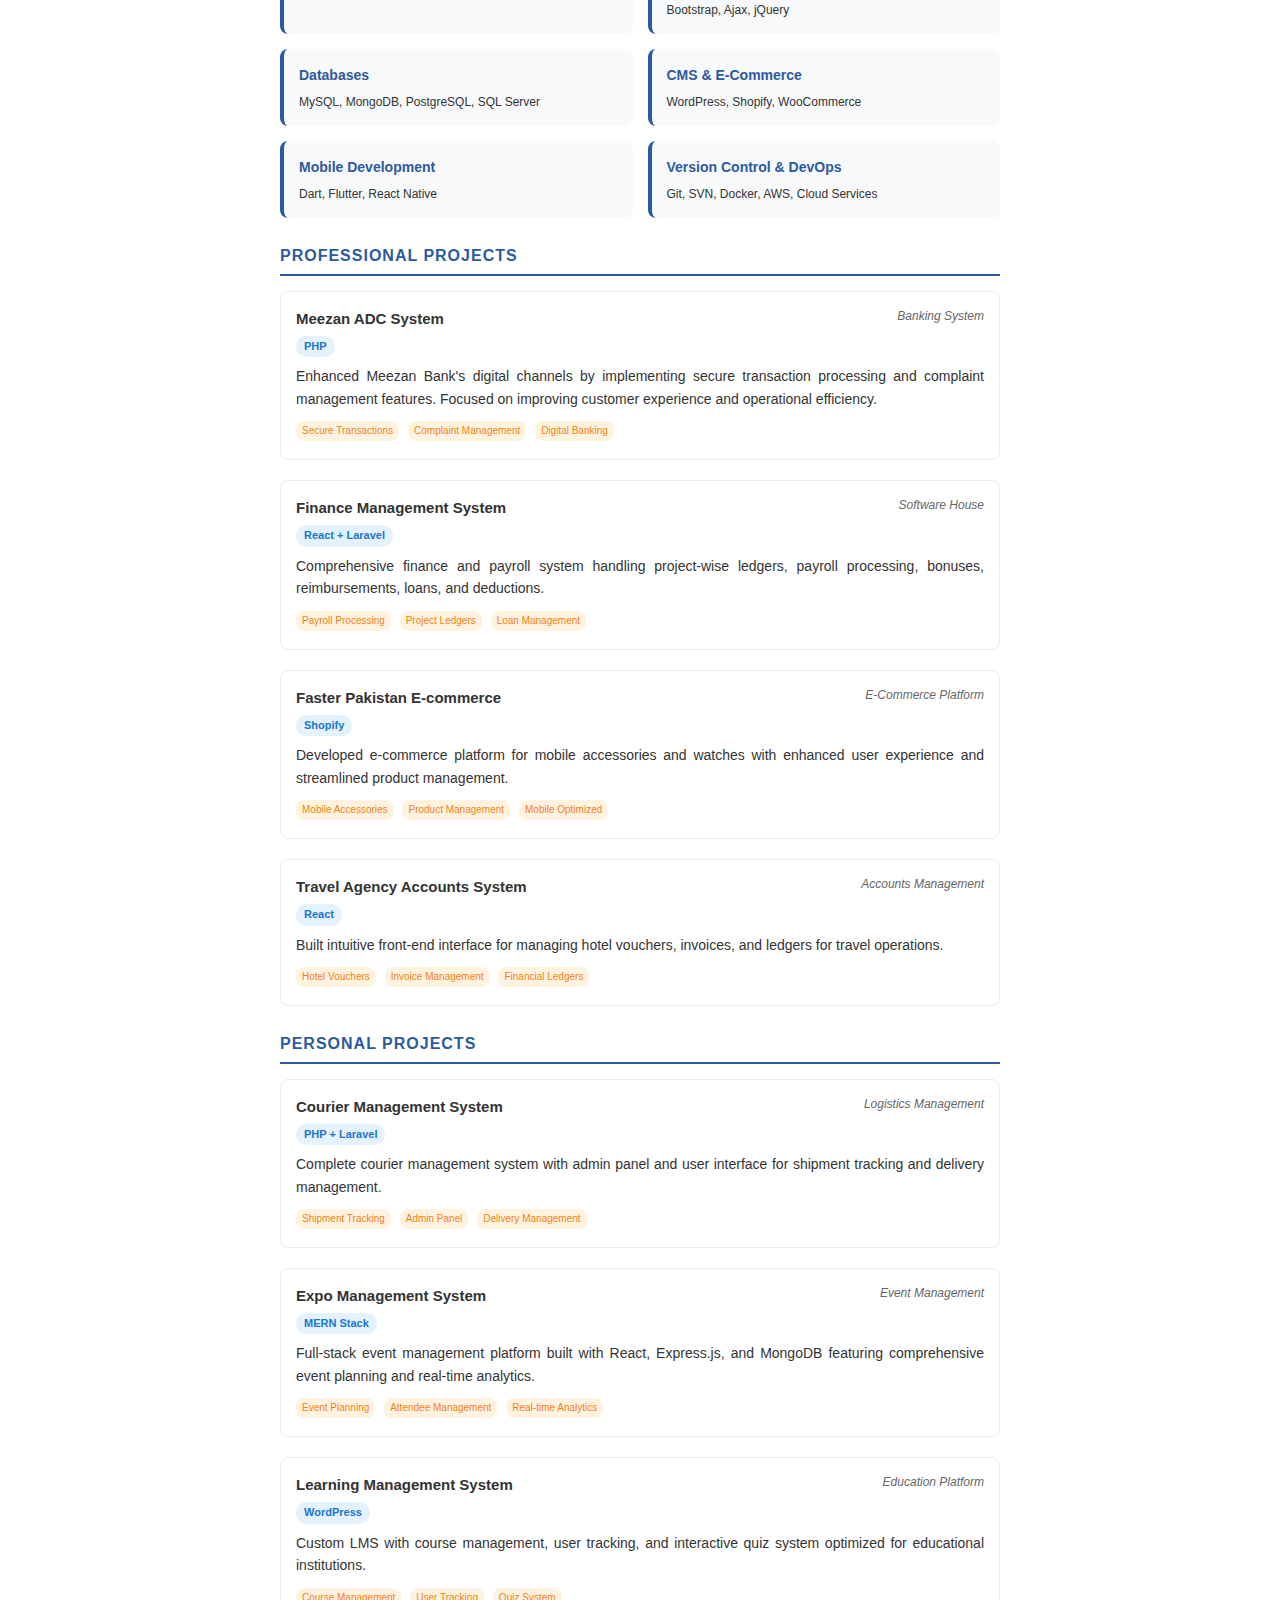
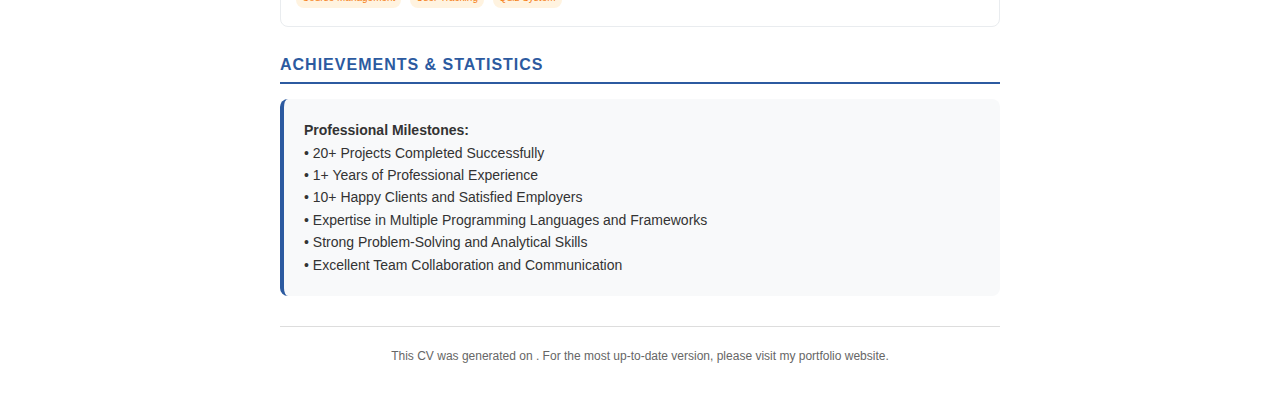
<file: assets/resume/cv-template.html>
<!DOCTYPE html>
<html lang="en">

<head>
    <meta charset="UTF-8">
    <meta name="viewport" content="width=device-width, initial-scale=1.0">
    <title>Saad Khurram - Professional CV</title>
    <style>
        * {
            margin: 0;
            padding: 0;
            box-sizing: border-box;
        }

        body {
            font-family: 'Arial', sans-serif;
            line-height: 1.6;
            color: #333;
            background: #fff;
            font-size: 14px;
        }

        .cv-container {
            max-width: 800px;
            margin: 0 auto;
            padding: 40px;
            background: #fff;
        }

        .header {
            text-align: center;
            border-bottom: 3px solid #2c5aa0;
            padding-bottom: 20px;
            margin-bottom: 30px;
        }

        .header h1 {
            font-size: 36px;
            color: #2c5aa0;
            margin-bottom: 10px;
            font-weight: bold;
        }

        .header h2 {
            font-size: 18px;
            color: #666;
            margin-bottom: 15px;
            font-weight: normal;
        }

        .contact-info {
            display: flex;
            justify-content: center;
            gap: 20px;
            flex-wrap: wrap;
        }

        .contact-item {
            font-size: 12px;
            color: #555;
        }

        .section {
            margin-bottom: 25px;
        }

        .section h3 {
            font-size: 16px;
            color: #2c5aa0;
            text-transform: uppercase;
            letter-spacing: 1px;
            border-bottom: 2px solid #2c5aa0;
            padding-bottom: 5px;
            margin-bottom: 15px;
        }

        .experience-item,
        .education-item,
        .project-item {
            margin-bottom: 20px;
            page-break-inside: avoid;
        }

        .item-header {
            display: flex;
            justify-content: space-between;
            align-items: flex-start;
            margin-bottom: 8px;
        }

        .item-title {
            font-weight: bold;
            font-size: 15px;
            color: #333;
        }

        .item-company {
            font-weight: bold;
            color: #2c5aa0;
            font-size: 14px;
        }

        .item-date {
            color: #666;
            font-style: italic;
            font-size: 12px;
        }

        .item-description {
            margin-top: 8px;
            text-align: justify;
        }

        .achievements {
            list-style-type: none;
            margin-top: 8px;
        }

        .achievements li {
            position: relative;
            padding-left: 15px;
            margin-bottom: 3px;
        }

        .achievements li::before {
            content: "▸";
            position: absolute;
            left: 0;
            color: #2c5aa0;
            font-weight: bold;
        }

        .skills-grid {
            display: grid;
            grid-template-columns: repeat(2, 1fr);
            gap: 15px;
        }

        .skill-category {
            background: #f8f9fa;
            padding: 15px;
            border-radius: 8px;
            border-left: 4px solid #2c5aa0;
        }

        .skill-category h4 {
            color: #2c5aa0;
            margin-bottom: 8px;
            font-size: 14px;
        }

        .skill-list {
            font-size: 12px;
            line-height: 1.4;
        }

        .summary {
            background: #f8f9fa;
            padding: 20px;
            border-radius: 8px;
            border-left: 4px solid #2c5aa0;
            text-align: justify;
        }

        .projects-grid {
            display: grid;
            grid-template-columns: 1fr;
            gap: 15px;
        }

        .project-item {
            border: 1px solid #e9ecef;
            padding: 15px;
            border-radius: 8px;
        }

        .tech-stack {
            background: #e3f2fd;
            color: #1976d2;
            padding: 2px 8px;
            border-radius: 12px;
            font-size: 11px;
            font-weight: bold;
            display: inline-block;
            margin-top: 5px;
        }

        .project-features {
            margin-top: 8px;
        }

        .feature-tag {
            background: #fff3e0;
            color: #f57f17;
            padding: 2px 6px;
            border-radius: 8px;
            font-size: 10px;
            margin-right: 5px;
            margin-bottom: 3px;
            display: inline-block;
        }

        @media print {
            body {
                margin: 0;
                padding: 0;
            }

            .cv-container {
                padding: 20px;
                max-width: none;
            }

            .section {
                page-break-inside: avoid;
            }

            .experience-item,
            .education-item,
            .project-item {
                page-break-inside: avoid;
            }
        }
    </style>
</head>

<body>
    <div class="cv-container">
        <!-- Header -->
        <div class="header">
            <h1>SAAD KHURRAM</h1>
            <h2>Software Engineer & Full Stack Developer</h2>
            <div class="contact-info">
                <div class="contact-item">📧 SaadKhurram1@outlook.com</div>
                <div class="contact-item">📱 +92 315 249 1621</div>
                <div class="contact-item">📍 Karachi, Pakistan</div>
                <div class="contact-item">💼 LinkedIn: linkedin.com/in/saadkhurram</div>
                <div class="contact-item">🔗 GitHub: github.com/M-SaadKhurram</div>
            </div>
        </div>

        <!-- Professional Summary -->
        <div class="section">
            <h3>Professional Summary</h3>
            <div class="summary">
                Passionate Software Engineer with expertise in full-stack development, specializing in PHP, Laravel,
                React JS, JavaScript, and modern web technologies. Experienced in building scalable web applications,
                banking systems, e-commerce platforms, and enterprise solutions. Strong background in both frontend and
                backend development with hands-on experience in cloud technologies and database management.
            </div>
        </div>

        <!-- Professional Experience -->
        <div class="section">
            <h3>Professional Experience</h3>

            <div class="experience-item">
                <div class="item-header">
                    <div>
                        <div class="item-title">Junior Web Developer</div>
                        <div class="item-company">UHF Solutions</div>
                    </div>
                    <div class="item-date">January 2025 - Present</div>
                </div>
                <div class="item-description">
                    Promoted to Junior Web Developer, focusing on development and customization of CRM and CMS modules
                    serving premier banks in Pakistan.
                </div>
                <ul class="achievements">
                    <li>Collaborated with business analysts, project managers, and end-users to gather requirements and
                        translate them into actionable features</li>
                    <li>Coordinated with system administrators and IT infrastructure teams for system integration and
                        performance optimization</li>
                    <li>Developed secure banking modules with emphasis on transaction processing and compliance</li>
                </ul>
            </div>

            <div class="experience-item">
                <div class="item-header">
                    <div>
                        <div class="item-title">Intern Web Developer</div>
                        <div class="item-company">UHF Solutions</div>
                    </div>
                    <div class="item-date">November 2024 - December 2024</div>
                </div>
                <div class="item-description">
                    Joined UHF Solutions as an Intern Web Developer, contributing to web development projects and
                    supporting the team in delivering client-focused solutions.
                </div>
            </div>

            <div class="experience-item">
                <div class="item-header">
                    <div>
                        <div class="item-title">Intern Web Developer</div>
                        <div class="item-company">ATNR</div>
                    </div>
                    <div class="item-date">January 2024 - October 2024</div>
                </div>
                <div class="item-description">
                    Worked on maintaining and creating e-commerce websites using Shopify and WordPress to enhance user
                    experience and streamline online store functionalities.
                </div>
                <ul class="achievements">
                    <li>Implemented payment gateways and product management features</li>
                    <li>Customized themes to meet client needs</li>
                    <li>Collaborated with team to deliver optimized solutions</li>
                </ul>
            </div>
        </div>

        <!-- Education -->
        <div class="section">
            <h3>Education</h3>

            <div class="education-item">
                <div class="item-header">
                    <div>
                        <div class="item-title">Bachelor's in Computer Science</div>
                        <div class="item-company">IQRA University</div>
                    </div>
                    <div class="item-date">2025 - Present</div>
                </div>
                <div class="item-description">
                    Currently pursuing Bachelor's degree in Computer Science, deepening understanding of core software
                    engineering concepts, algorithms, data structures, databases, and web & mobile development.
                </div>
            </div>

            <div class="education-item">
                <div class="item-header">
                    <div>
                        <div class="item-title">Higher Diploma in Software Engineering</div>
                        <div class="item-company">APTECH TARIQ ROAD</div>
                    </div>
                    <div class="item-date">2022 - Present</div>
                </div>
                <div class="item-description">
                    Comprehensive diploma program covering software development, web design, mobile apps, and system
                    analysis. Developed strong proficiency in PHP, JavaScript, .NET, and databases through real-world
                    projects.
                </div>
            </div>

            <div class="education-item">
                <div class="item-header">
                    <div>
                        <div class="item-title">Intermediate (Computer Science)</div>
                        <div class="item-company">Government Islamia Science College</div>
                    </div>
                    <div class="item-date">2022 - 2024</div>
                </div>
                <div class="item-description">
                    Completed intermediate education with focus on Mathematics, Physics, and Computer Science, providing
                    analytical mindset and logical thinking foundation.
                </div>
            </div>
        </div>

        <!-- Technical Skills -->
        <div class="section">
            <h3>Technical Skills</h3>
            <div class="skills-grid">
                <div class="skill-category">
                    <h4>Backend Development</h4>
                    <div class="skill-list">PHP, Laravel, Node.js, Express.js, .NET, C#, C++, Python</div>
                </div>
                <div class="skill-category">
                    <h4>Frontend Development</h4>
                    <div class="skill-list">React JS, JavaScript, TypeScript, HTML5, CSS3, Bootstrap, Ajax, jQuery</div>
                </div>
                <div class="skill-category">
                    <h4>Databases</h4>
                    <div class="skill-list">MySQL, MongoDB, PostgreSQL, SQL Server</div>
                </div>
                <div class="skill-category">
                    <h4>CMS & E-Commerce</h4>
                    <div class="skill-list">WordPress, Shopify, WooCommerce</div>
                </div>
                <div class="skill-category">
                    <h4>Mobile Development</h4>
                    <div class="skill-list">Dart, Flutter, React Native</div>
                </div>
                <div class="skill-category">
                    <h4>Version Control & DevOps</h4>
                    <div class="skill-list">Git, SVN, Docker, AWS, Cloud Services</div>
                </div>
            </div>
        </div>

        <!-- Key Projects -->
        <div class="section">
            <h3>Professional Projects</h3>

            <div class="project-item">
                <div class="item-header">
                    <div>
                        <div class="item-title">Meezan ADC System</div>
                        <div class="tech-stack">PHP</div>
                    </div>
                    <div class="item-date">Banking System</div>
                </div>
                <div class="item-description">
                    Enhanced Meezan Bank's digital channels by implementing secure transaction processing and complaint
                    management features. Focused on improving customer experience and operational efficiency.
                </div>
                <div class="project-features">
                    <span class="feature-tag">Secure Transactions</span>
                    <span class="feature-tag">Complaint Management</span>
                    <span class="feature-tag">Digital Banking</span>
                </div>
            </div>

            <div class="project-item">
                <div class="item-header">
                    <div>
                        <div class="item-title">Finance Management System</div>
                        <div class="tech-stack">React + Laravel</div>
                    </div>
                    <div class="item-date">Software House</div>
                </div>
                <div class="item-description">
                    Comprehensive finance and payroll system handling project-wise ledgers, payroll processing, bonuses,
                    reimbursements, loans, and deductions.
                </div>
                <div class="project-features">
                    <span class="feature-tag">Payroll Processing</span>
                    <span class="feature-tag">Project Ledgers</span>
                    <span class="feature-tag">Loan Management</span>
                </div>
            </div>

            <div class="project-item">
                <div class="item-header">
                    <div>
                        <div class="item-title">Faster Pakistan E-commerce</div>
                        <div class="tech-stack">Shopify</div>
                    </div>
                    <div class="item-date">E-Commerce Platform</div>
                </div>
                <div class="item-description">
                    Developed e-commerce platform for mobile accessories and watches with enhanced user experience and
                    streamlined product management.
                </div>
                <div class="project-features">
                    <span class="feature-tag">Mobile Accessories</span>
                    <span class="feature-tag">Product Management</span>
                    <span class="feature-tag">Mobile Optimized</span>
                </div>
            </div>

            <div class="project-item">
                <div class="item-header">
                    <div>
                        <div class="item-title">Travel Agency Accounts System</div>
                        <div class="tech-stack">React</div>
                    </div>
                    <div class="item-date">Accounts Management</div>
                </div>
                <div class="item-description">
                    Built intuitive front-end interface for managing hotel vouchers, invoices, and ledgers for travel
                    operations.
                </div>
                <div class="project-features">
                    <span class="feature-tag">Hotel Vouchers</span>
                    <span class="feature-tag">Invoice Management</span>
                    <span class="feature-tag">Financial Ledgers</span>
                </div>
            </div>
        </div>

        <!-- Personal Projects -->
        <div class="section">
            <h3>Personal Projects</h3>

            <div class="project-item">
                <div class="item-header">
                    <div>
                        <div class="item-title">Courier Management System</div>
                        <div class="tech-stack">PHP + Laravel</div>
                    </div>
                    <div class="item-date">Logistics Management</div>
                </div>
                <div class="item-description">
                    Complete courier management system with admin panel and user interface for shipment tracking and
                    delivery management.
                </div>
                <div class="project-features">
                    <span class="feature-tag">Shipment Tracking</span>
                    <span class="feature-tag">Admin Panel</span>
                    <span class="feature-tag">Delivery Management</span>
                </div>
            </div>

            <div class="project-item">
                <div class="item-header">
                    <div>
                        <div class="item-title">Expo Management System</div>
                        <div class="tech-stack">MERN Stack</div>
                    </div>
                    <div class="item-date">Event Management</div>
                </div>
                <div class="item-description">
                    Full-stack event management platform built with React, Express.js, and MongoDB featuring
                    comprehensive event planning and real-time analytics.
                </div>
                <div class="project-features">
                    <span class="feature-tag">Event Planning</span>
                    <span class="feature-tag">Attendee Management</span>
                    <span class="feature-tag">Real-time Analytics</span>
                </div>
            </div>

            <div class="project-item">
                <div class="item-header">
                    <div>
                        <div class="item-title">Learning Management System</div>
                        <div class="tech-stack">WordPress</div>
                    </div>
                    <div class="item-date">Education Platform</div>
                </div>
                <div class="item-description">
                    Custom LMS with course management, user tracking, and interactive quiz system optimized for
                    educational institutions.
                </div>
                <div class="project-features">
                    <span class="feature-tag">Course Management</span>
                    <span class="feature-tag">User Tracking</span>
                    <span class="feature-tag">Quiz System</span>
                </div>
            </div>
        </div>

        <!-- Achievements & Certifications -->
        <div class="section">
            <h3>Achievements & Statistics</h3>
            <div class="summary">
                <strong>Professional Milestones:</strong><br>
                • 20+ Projects Completed Successfully<br>
                • 1+ Years of Professional Experience<br>
                • 10+ Happy Clients and Satisfied Employers<br>
                • Expertise in Multiple Programming Languages and Frameworks<br>
                • Strong Problem-Solving and Analytical Skills<br>
                • Excellent Team Collaboration and Communication
            </div>
        </div>

        <!-- Footer -->
        <div
            style="text-align: center; margin-top: 30px; padding-top: 20px; border-top: 1px solid #ddd; color: #666; font-size: 12px;">
            <p>This CV was generated on
                <?php echo date('F j, Y'); ?>. For the most up-to-date version, please visit my portfolio website.
            </p>
        </div>
    </div>
</body>

</html>
</file>
<file: assets/css/main.css>
/**
* Template Name: Style
* Template URL: https://bootstrapmade.com/style-bootstrap-portfolio-template/
* Updated: Jul 02 2025 with Bootstrap v5.3.7
* Author: BootstrapMade.com
* License: https://bootstrapmade.com/license/
*/

@charset "UTF-8";

/*--------------------------------------------------------------
# Font & Color Variables
# Help: https://bootstrapmade.com/color-system/
--------------------------------------------------------------*/
/* Fonts */
:root {
  --default-font: "Roboto", system-ui, -apple-system, "Segoe UI", Roboto,
    "Helvetica Neue", Arial, "Noto Sans", "Liberation Sans", sans-serif,
    "Apple Color Emoji", "Segoe UI Emoji", "Segoe UI Symbol", "Noto Color Emoji";
  --heading-font: "Quicksand", sans-serif;
  --nav-font: "Open Sans", sans-serif;
}

/* Global Colors - The following color variables are used throughout the website. Updating them here will change the color scheme of the entire website */
:root {
  --background-color: #ffffff; /* Background color for the entire website, including individual sections */
  --default-color: #314862; /* Default color used for the majority of the text content across the entire website */
  --heading-color: #13447f; /* Color for headings, subheadings and title throughout the website */
  --accent-color: #065cc2; /* Accent color that represents your brand on the website. It's used for buttons, links, and other elements that need to stand out */
  --surface-color: #ffffff; /* The surface color is used as a background of boxed elements within sections, such as cards, icon boxes, or other elements that require a visual separation from the global background. */
  --contrast-color: #ffffff; /* Contrast color for text, ensuring readability against backgrounds of accent, heading, or default colors. */
}

/* Nav Menu Colors - The following color variables are used specifically for the navigation menu. They are separate from the global colors to allow for more customization options */
:root {
  --nav-color: #314862; /* The default color of the main navmenu links */
  --nav-hover-color: #065cc2; /* Applied to main navmenu links when they are hovered over or active */
  --nav-mobile-background-color: #11427d; /* Used as the background color for mobile navigation menu */
  --nav-dropdown-background-color: #065cc2; /* Used as the background color for dropdown items that appear when hovering over primary navigation items */
  --nav-dropdown-color: #acc4e0; /* Used for navigation links of the dropdown items in the navigation menu. */
  --nav-dropdown-hover-color: #ffffff; /* Similar to --nav-hover-color, this color is applied to dropdown navigation links when they are hovered over. */
}

/* Color Presets - These classes override global colors when applied to any section or element, providing reuse of the sam color scheme. */

.light-background {
  --background-color: #f7faff;
  --surface-color: #ffffff;
}

.dark-background {
  --background-color: #065cc2;
  --default-color: #ffffff;
  --heading-color: #ffffff;
  --accent-color: #afcdf1;
  --surface-color: #2973cc;
  --contrast-color: #ffffff;
}

/* Smooth scroll */
:root {
  scroll-behavior: smooth;
}

/*--------------------------------------------------------------
# General Styling & Shared Classes
--------------------------------------------------------------*/
body {
  color: var(--default-color);
  background-color: var(--background-color);
  font-family: var(--default-font);
}

a {
  color: var(--accent-color);
  text-decoration: none;
  transition: 0.3s;
}

a:hover {
  color: color-mix(in srgb, var(--accent-color), transparent 25%);
  text-decoration: none;
}

h1,
h2,
h3,
h4,
h5,
h6 {
  color: var(--heading-color);
  font-family: var(--heading-font);
}

/* PHP Email Form Messages
------------------------------*/
.php-email-form .error-message {
  display: none;
  background: #df1529;
  color: #ffffff;
  text-align: left;
  padding: 15px;
  margin-bottom: 24px;
  font-weight: 600;
}

.php-email-form .sent-message {
  display: none;
  color: #ffffff;
  background: #059652;
  text-align: center;
  padding: 15px;
  margin-bottom: 24px;
  font-weight: 600;
}

.php-email-form .loading {
  display: none;
  background: var(--surface-color);
  text-align: center;
  padding: 15px;
  margin-bottom: 24px;
}

.php-email-form .loading:before {
  content: "";
  display: inline-block;
  border-radius: 50%;
  width: 24px;
  height: 24px;
  margin: 0 10px -6px 0;
  border: 3px solid var(--accent-color);
  border-top-color: var(--surface-color);
  animation: php-email-form-loading 1s linear infinite;
}

@keyframes php-email-form-loading {
  0% {
    transform: rotate(0deg);
  }

  100% {
    transform: rotate(360deg);
  }
}

/*--------------------------------------------------------------
# Global Header
--------------------------------------------------------------*/
.header {
  --background-color: rgba(255, 255, 255, 0);
  color: var(--default-color);
  background-color: var(--background-color);
  padding: 15px 0;
  transition: all 0.5s;
  z-index: 997;
}

.header .logo {
  line-height: 1;
}

.header .logo img {
  max-height: 32px;
  margin-right: 8px;
}

.header .logo h1 {
  font-size: 30px;
  margin: 0;
  font-weight: 700;
  color: var(--heading-color);
}

/*--------------------------------------------------------------
# Navigation Menu
--------------------------------------------------------------*/
/* Navmenu */
.mobile-nav-toggle {
  color: var(--nav-color);
  position: fixed;
  top: 20px;
  right: 20px;
  font-size: 32px;
  line-height: 0;
  cursor: pointer;
  display: block !important;
  z-index: 998;
  transition: 0.3s;
}

.mobile-nav-toggle:hover {
  color: var(--nav-hover-color);
}

.navmenu {
  position: fixed;
  top: 0;
  bottom: 0;
  right: -300px;
  z-index: 997;
  transition: 0.3s;
  width: 300px;
  overflow: hidden;
}

.navmenu .profile-img img {
  margin: 15px auto;
  display: block;
  width: 160px;
  border: 8px solid color-mix(in srgb, var(--contrast-color), transparent 85%);
}

.navmenu .logo {
  line-height: 1;
  margin-bottom: 15px;
}

.navmenu .logo img {
  max-height: 32px;
  margin-right: 8px;
}

.navmenu .logo h1 {
  font-size: 24px;
  margin: 0;
  font-weight: 700;
  color: var(--contrast-color);
}

.navmenu .social-links {
  margin: 0 0 20px 0;
}

.navmenu .social-links a {
  font-size: 16px;
  display: inline-flex;
  align-items: center;
  justify-content: center;
  padding: 0;
  background: color-mix(in srgb, var(--contrast-color), transparent 90%);
  color: var(--contrast-color);
  margin: 0 2px;
  border-radius: 50%;
  width: 40px;
  height: 40px;
  transition: 0.3s;
}

.navmenu .social-links a i {
  margin: 0;
}

.navmenu .social-links a:hover {
  color: var(--contrast-color);
  background: var(--accent-color);
}

.navmenu ul {
  display: block;
  list-style: none;
  padding: 10px 0;
  margin: 0;
  overflow-y: auto;
  transition: 0.3s;
  z-index: 998;
}

.navmenu a,
.navmenu a:focus {
  color: var(--nav-dropdown-color);
  padding: 10px 20px;
  font-family: var(--nav-font);
  font-size: 17px;
  font-weight: 500;
  display: flex;
  align-items: center;
  justify-content: space-between;
  white-space: nowrap;
  transition: 0.3s;
}

.navmenu a i,
.navmenu a:focus i {
  font-size: 12px;
  line-height: 0;
  margin-left: 5px;
  width: 30px;
  height: 30px;
  display: flex;
  align-items: center;
  justify-content: center;
  border-radius: 50%;
  transition: 0.3s;
  background-color: color-mix(in srgb, var(--accent-color), transparent 90%);
}

.navmenu a i:hover,
.navmenu a:focus i:hover {
  background-color: var(--accent-color);
  color: var(--contrast-color);
}

.navmenu a:hover,
.navmenu .active,
.navmenu .active:focus {
  color: var(--nav-dropdown-hover-color);
}

.navmenu .active i,
.navmenu .active:focus i {
  background-color: var(--accent-color);
  color: var(--contrast-color);
  transform: rotate(180deg);
}

.navmenu .dropdown ul {
  position: static;
  display: none;
  z-index: 99;
  padding: 10px 0;
  margin: 10px 20px;
  box-shadow: none;
  transition: all 0.5s ease-in-out;
}

.navmenu .dropdown > .dropdown-active {
  display: block;
  background-color: var(--nav-dropdown-background-color);
  border: 1px solid
    color-mix(in srgb, var(--nav-dropdown-color), transparent 90%);
}

.mobile-nav-active {
  overflow: hidden;
}

.mobile-nav-active .mobile-nav-toggle {
  right: 310px;
  font-size: 36px;
}

.mobile-nav-active .navmenu {
  position: fixed;
  overflow: hidden;
  top: 0;
  bottom: 0;
  right: 0;
  background-color: var(--nav-mobile-background-color);
  transition: 0.3s;
}

/*--------------------------------------------------------------
# Global Footer
--------------------------------------------------------------*/
.footer {
  color: var(--default-color);
  background-color: var(--background-color);
  font-size: 14px;
  padding: 40px 0;
  position: relative;
}

.footer .copyright p {
  margin-bottom: 0;
}

.footer .social-links {
  margin-top: 20px;
}

.footer .social-links a {
  display: flex;
  align-items: center;
  justify-content: center;
  width: 40px;
  height: 40px;
  border-radius: 50%;
  border: 1px solid color-mix(in srgb, var(--default-color), transparent 50%);
  font-size: 16px;
  color: color-mix(in srgb, var(--default-color), transparent 50%);
  margin: 0 5px;
  transition: 0.3s;
}

.footer .social-links a:hover {
  color: var(--accent-color);
  border-color: var(--accent-color);
}

.footer .credits {
  margin-top: 10px;
  font-size: 13px;
  text-align: center;
}

/*--------------------------------------------------------------
# Scroll Top Button
--------------------------------------------------------------*/
.scroll-top {
  position: fixed;
  visibility: hidden;
  opacity: 0;
  right: 15px;
  bottom: -15px;
  z-index: 99999;
  background-color: var(--accent-color);
  width: 44px;
  height: 44px;
  border-radius: 50px;
  transition: all 0.4s;
}

.scroll-top i {
  font-size: 24px;
  color: var(--contrast-color);
  line-height: 0;
}

.scroll-top:hover {
  background-color: color-mix(in srgb, var(--accent-color), transparent 20%);
  color: var(--contrast-color);
}

.scroll-top.active {
  visibility: visible;
  opacity: 1;
  bottom: 15px;
}

/*--------------------------------------------------------------
# Disable aos animation delay on mobile devices
--------------------------------------------------------------*/
@media screen and (max-width: 768px) {
  [data-aos-delay] {
    transition-delay: 0 !important;
  }
}

/*--------------------------------------------------------------
# Global Page Titles & Breadcrumbs
--------------------------------------------------------------*/
.page-title {
  color: var(--default-color);
  background-color: var(--background-color);
  padding: 25px 0;
  position: relative;
}

.page-title h1 {
  font-size: 24px;
  font-weight: 700;
}

.page-title .breadcrumbs ol {
  display: flex;
  flex-wrap: wrap;
  list-style: none;
  padding: 0;
  margin: 0;
  font-size: 14px;
  font-weight: 400;
}

.page-title .breadcrumbs ol li + li {
  padding-left: 10px;
}

.page-title .breadcrumbs ol li + li::before {
  content: "/";
  display: inline-block;
  padding-right: 10px;
  color: color-mix(in srgb, var(--default-color), transparent 70%);
}

/*--------------------------------------------------------------
# Global Sections
--------------------------------------------------------------*/
section,
.section {
  color: var(--default-color);
  background-color: var(--background-color);
  padding: 60px 0;
  overflow: clip;
}

/*--------------------------------------------------------------
# Global Section Titles
--------------------------------------------------------------*/
.section-title {
  padding-bottom: 60px;
  position: relative;
}

.section-title h2 {
  font-size: 36px;
  font-weight: 700;
  padding: 0;
  line-height: 1px;
  margin: 0;
  letter-spacing: 0.5px;
  position: relative;
}

.section-title h2::after {
  content: "";
  width: 120px;
  height: 1px;
  display: inline-block;
  background: var(--accent-color);
  margin: 10px 10px;
}

.section-title p {
  color: color-mix(in srgb, var(--default-color), transparent 50%);
  margin: 5px 0 0 0;
  font-size: 16px;
  font-weight: 500;
  font-family: var(--heading-font);
}

/*--------------------------------------------------------------
# Hero Section
--------------------------------------------------------------*/
.hero {
  padding: 120px 0;
  position: relative;
  overflow: hidden;
  min-height: 100vh;
  display: flex;
  align-items: center;
}

.hero::before {
  content: "";
  position: absolute;
  top: 0;
  left: 0;
  right: 0;
  bottom: 0;
  background: url("../img/bg/abstract-bg-1.webp") no-repeat center center;
  background-size: cover;
  opacity: 0.08;
  z-index: 1;
}

.hero .container {
  position: relative;
  z-index: 2;
}

@media (max-width: 991px) {
  .hero .hero-content {
    padding: 60px 30px;
    text-align: center;
  }
}

@media (max-width: 576px) {
  .hero .hero-content {
    padding: 40px 20px;
  }
}

.hero .content-wrapper {
  max-width: 600px;
}

.hero .hero-title {
  font-size: 3.5rem;
  font-weight: 700;
  margin-bottom: 1.5rem;
  line-height: 1.2;
}

@media (max-width: 768px) {
  .hero .hero-title {
    font-size: 2.8rem;
  }
}

@media (max-width: 576px) {
  .hero .hero-title {
    font-size: 2.2rem;
  }
}

.hero .hero-title .typed {
  color: var(--accent-color);
  position: relative;
}

.hero .lead {
  font-size: 1.2rem;
  color: color-mix(in srgb, var(--default-color), transparent 20%);
  margin-bottom: 3rem;
  line-height: 1.6;
}

@media (max-width: 768px) {
  .hero .lead {
    font-size: 1.1rem;
    margin-bottom: 2rem;
  }
}

.hero .hero-stats {
  display: flex;
  gap: 2rem;
  margin-bottom: 3rem;
}

@media (max-width: 768px) {
  .hero .hero-stats {
    justify-content: center;
    gap: 1.5rem;
    margin-bottom: 2rem;
  }
}

@media (max-width: 576px) {
  .hero .hero-stats {
    flex-direction: column;
    gap: 1rem;
  }
}

.hero .hero-stats .stat-item {
  display: flex;
  flex-direction: column;
  align-items: center;
}

.hero .hero-stats .stat-item .purecounter {
  font-size: 2rem;
  font-weight: 700;
  color: var(--accent-color);
  line-height: 1;
}

.hero .hero-stats .stat-item .stat-label {
  font-size: 0.9rem;
  color: color-mix(in srgb, var(--default-color), transparent 40%);
  margin-top: 0.25rem;
}

.hero .hero-actions {
  display: flex;
  gap: 1rem;
  margin-bottom: 3rem;
}

@media (max-width: 768px) {
  .hero .hero-actions {
    justify-content: center;
    margin-bottom: 2rem;
  }
}

@media (max-width: 576px) {
  .hero .hero-actions {
    flex-direction: column;
    align-items: center;
  }
}

.hero .hero-actions .btn {
  padding: 12px 30px;
  font-weight: 600;
  border-radius: 50px;
  text-decoration: none;
  transition: all 0.3s ease;
}

.hero .hero-actions .btn.btn-primary {
  background-color: var(--accent-color);
  color: var(--contrast-color);
  border: 2px solid var(--accent-color);
}

.hero .hero-actions .btn.btn-primary:hover {
  background-color: transparent;
  color: var(--accent-color);
}

.hero .hero-actions .btn.btn-outline {
  background-color: transparent;
  color: var(--default-color);
  border: 2px solid color-mix(in srgb, var(--default-color), transparent 70%);
}

.hero .hero-actions .btn.btn-outline:hover {
  background-color: var(--accent-color);
  color: var(--contrast-color);
  border-color: var(--accent-color);
}

.hero .social-links {
  display: flex;
  gap: 1rem;
}

@media (max-width: 768px) {
  .hero .social-links {
    justify-content: center;
  }
}

.hero .social-links a {
  width: 45px;
  height: 45px;
  display: flex;
  align-items: center;
  justify-content: center;
  border-radius: 50%;
  background-color: var(--surface-color);
  color: var(--default-color);
  text-decoration: none;
  transition: all 0.3s ease;
  box-shadow: 0 2px 10px
    color-mix(in srgb, var(--default-color), transparent 90%);
}

.hero .social-links a:hover {
  background-color: var(--accent-color);
  color: var(--contrast-color);
  transform: translateY(-3px);
}

.hero .social-links a i {
  font-size: 1.2rem;
}

.hero .hero-image {
  position: relative;
  display: flex;
  align-items: center;
  justify-content: center;
  padding: 60px 30px;
}

@media (max-width: 991px) {
  .hero .hero-image {
    min-height: auto;
    padding: 40px 30px;
  }
}

.hero .image-container {
  position: relative;
  max-width: 500px;
  width: 100%;
}

.hero .hero-main-image {
  border-radius: 20px;
  box-shadow: 0 20px 60px
    color-mix(in srgb, var(--default-color), transparent 85%);
  position: relative;
  z-index: 2;
}

.hero .image-overlay {
  position: absolute;
  top: 20px;
  left: 20px;
  right: -20px;
  bottom: -20px;
  /* background: linear-gradient(45deg, var(--accent-color), color-mix(in srgb, var(--accent-color), transparent 30%)); */
  border-radius: 20px;
  background-color: transparent;
  z-index: 1;
}

.hero .floating-elements {
  position: absolute;
  top: 0;
  left: 0;
  right: 0;
  bottom: 0;
  z-index: 3;
}

.hero .floating-card {
  position: absolute;
  background-color: var(--surface-color);
  padding: 15px 20px;
  border-radius: 15px;
  box-shadow: 0 10px 30px
    color-mix(in srgb, var(--default-color), transparent 90%);
  display: flex;
  align-items: center;
  gap: 10px;
  white-space: nowrap;
  animation: float 6s ease-in-out infinite;
}

@media (max-width: 768px) {
  .hero .floating-card {
    padding: 10px 15px;
    font-size: 0.9rem;
  }
}

.hero .floating-card i {
  font-size: 1.5rem;
  color: var(--accent-color);
}

@media (max-width: 768px) {
  .hero .floating-card i {
    font-size: 1.2rem;
  }
}

.hero .floating-card span {
  font-weight: 600;
  color: var(--default-color);
}

.hero .floating-card.card-1 {
  top: 10%;
  left: -10%;
  animation-delay: 0s;
}

@media (max-width: 768px) {
  .hero .floating-card.card-1 {
    top: 5%;
    left: -5%;
  }
}

.hero .floating-card.card-2 {
  top: 60%;
  right: -15%;
  animation-delay: 2s;
}

@media (max-width: 768px) {
  .hero .floating-card.card-2 {
    top: 70%;
    right: -10%;
  }
}

.hero .floating-card.card-3 {
  bottom: 15%;
  left: -5%;
  animation-delay: 4s;
}

@media (max-width: 768px) {
  .hero .floating-card.card-3 {
    bottom: 10%;
    left: 0%;
  }
}

@keyframes float {
  0%,
  100% {
    transform: translateY(0px);
  }

  50% {
    transform: translateY(-20px);
  }
}

/*--------------------------------------------------------------
# About Section
--------------------------------------------------------------*/
.about .profile-image-wrapper {
  position: relative;
}

.about .profile-image-wrapper .profile-image {
  position: relative;
  width: 280px;
  height: 280px;
  margin: 0 auto 40px;
  border-radius: 50%;
  overflow: hidden;
  border: 5px solid var(--accent-color);
  box-shadow: 0 10px 30px
    color-mix(in srgb, var(--accent-color), transparent 80%);
}

.about .profile-image-wrapper .profile-image img {
  width: 100%;
  height: 100%;
  object-fit: cover;
}

@media (max-width: 768px) {
  .about .profile-image-wrapper .profile-image {
    width: 200px;
    height: 200px;
  }
}

.about .profile-image-wrapper .signature-section {
  text-align: center;
}

.about .profile-image-wrapper .signature-section .signature {
  max-width: 200px;
  height: auto;
  margin-bottom: 15px;
  opacity: 0.8;
}

.about .profile-image-wrapper .signature-section .quote {
  font-style: italic;
  color: color-mix(in srgb, var(--default-color), transparent 30%);
  font-size: 14px;
  margin: 0;
  max-width: 250px;
  margin: 0 auto;
}

.about .about-content .intro {
  margin-bottom: 40px;
}

.about .about-content .intro h2 {
  font-size: 2.5rem;
  margin-bottom: 20px;
  font-weight: 700;
}

@media (max-width: 768px) {
  .about .about-content .intro h2 {
    font-size: 2rem;
    text-align: center;
  }
}

.about .about-content .intro p {
  font-size: 16px;
  line-height: 1.7;
  color: color-mix(in srgb, var(--default-color), transparent 20%);
}

@media (max-width: 768px) {
  .about .about-content .intro p {
    text-align: center;
  }
}

.about .about-content .skills-grid {
  display: grid;
  grid-template-columns: repeat(auto-fit, minmax(200px, 1fr));
  gap: 20px;
  margin-bottom: 40px;
}

.about .about-content .skills-grid .skill-item {
  text-align: center;
  padding: 20px;
  border-radius: 10px;
  background: color-mix(in srgb, var(--accent-color), transparent 94%);
  border: 1px solid color-mix(in srgb, var(--accent-color), transparent 85%);
  transition: all 0.3s ease;
}

.about .about-content .skills-grid .skill-item:hover {
  transform: translateY(-5px);
  box-shadow: 0 10px 25px
    color-mix(in srgb, var(--accent-color), transparent 85%);
}

.about .about-content .skills-grid .skill-item .skill-icon {
  width: 60px;
  height: 60px;
  margin: 0 auto 15px;
  display: flex;
  align-items: center;
  justify-content: center;
  background: var(--accent-color);
  border-radius: 50%;
  color: var(--contrast-color);
  font-size: 24px;
}

.about .about-content .skills-grid .skill-item h4 {
  font-size: 18px;
  margin-bottom: 10px;
  color: var(--heading-color);
}

.about .about-content .skills-grid .skill-item p {
  font-size: 14px;
  color: color-mix(in srgb, var(--default-color), transparent 30%);
  margin: 0;
}

.about .about-content .journey-timeline {
  margin-bottom: 40px;
}

.about .about-content .journey-timeline .timeline-item {
  display: flex;
  align-items: center;
  margin-bottom: 20px;
  padding: 15px;
  border-left: 3px solid var(--accent-color);
  background: color-mix(in srgb, var(--surface-color), transparent 30%);
  border-radius: 0 8px 8px 0;
  transition: all 0.3s ease;
}

.about .about-content .journey-timeline .timeline-item:hover {
  background: color-mix(in srgb, var(--accent-color), transparent 95%);
  border-left-color: color-mix(in srgb, var(--accent-color), transparent 10%);
}

.about .about-content .journey-timeline .timeline-item:last-child {
  margin-bottom: 0;
}

.about .about-content .journey-timeline .timeline-item .year {
  font-weight: 700;
  color: var(--accent-color);
  font-size: 18px;
  min-width: 80px;
  margin-right: 20px;
}

.about .about-content .journey-timeline .timeline-item .description {
  color: color-mix(in srgb, var(--default-color), transparent 20%);
  font-size: 15px;
  line-height: 1.5;
}

@media (max-width: 576px) {
  .about .about-content .journey-timeline .timeline-item {
    flex-direction: column;
    align-items: flex-start;
  }

  .about .about-content .journey-timeline .timeline-item .year {
    margin-right: 0;
    margin-bottom: 8px;
  }
}

.about .about-content .cta-section .fun-fact {
  display: flex;
  align-items: center;
  justify-content: center;
  margin-bottom: 30px;
  padding: 15px 25px;
  background: color-mix(in srgb, var(--accent-color), transparent 94%);
  border-radius: 50px;
  border: 1px solid color-mix(in srgb, var(--accent-color), transparent 85%);
}

.about .about-content .cta-section .fun-fact .emoji {
  font-size: 20px;
  margin-right: 10px;
}

.about .about-content .cta-section .fun-fact .text {
  color: color-mix(in srgb, var(--default-color), transparent 20%);
  font-size: 14px;
  font-weight: 500;
}

@media (max-width: 768px) {
  .about .about-content .cta-section .fun-fact {
    justify-content: center;
    text-align: center;
  }
}

.about .about-content .cta-section .action-buttons {
  display: flex;
  gap: 15px;
  justify-content: center;
}

@media (max-width: 576px) {
  .about .about-content .cta-section .action-buttons {
    flex-direction: column;
    align-items: center;
  }
}

.about .about-content .cta-section .action-buttons .btn {
  padding: 12px 30px;
  font-weight: 600;
  border-radius: 50px;
  text-decoration: none;
  transition: all 0.3s ease;
  font-size: 15px;
}

.about .about-content .cta-section .action-buttons .btn.btn-primary {
  background: var(--accent-color);
  color: var(--contrast-color);
  border: 2px solid var(--accent-color);
}

.about .about-content .cta-section .action-buttons .btn.btn-primary:hover {
  background: color-mix(in srgb, var(--accent-color), black 10%);
  border-color: color-mix(in srgb, var(--accent-color), black 10%);
  transform: translateY(-2px);
}

.about .about-content .cta-section .action-buttons .btn.btn-outline {
  background: transparent;
  color: var(--accent-color);
  border: 2px solid var(--accent-color);
}

.about .about-content .cta-section .action-buttons .btn.btn-outline:hover {
  background: var(--accent-color);
  color: var(--contrast-color);
  transform: translateY(-2px);
}

@media (max-width: 992px) {
  .about .profile-image-wrapper {
    margin-bottom: 40px;
  }
}

/*--------------------------------------------------------------
# Skills Section
--------------------------------------------------------------*/
.skills .skills-grid .skill-card {
  background: linear-gradient(
    135deg,
    var(--surface-color) 0%,
    color-mix(in srgb, var(--surface-color), var(--accent-color) 5%) 100%
  );
  border-radius: 15px;
  padding: 30px;
  height: 100%;
  position: relative;
  overflow: hidden;
  border: 1px solid color-mix(in srgb, var(--accent-color), transparent 85%);
  transition: all 0.3s ease;
}

.skills .skills-grid .skill-card:before {
  content: "";
  position: absolute;
  top: 0;
  left: 0;
  width: 100%;
  height: 3px;
  background: linear-gradient(
    90deg,
    var(--accent-color),
    color-mix(in srgb, var(--accent-color), var(--heading-color) 30%)
  );
}

.skills .skills-grid .skill-card:hover {
  transform: translateY(-10px);
  box-shadow: 0 20px 40px
    color-mix(in srgb, var(--accent-color), transparent 80%);
  border-color: color-mix(in srgb, var(--accent-color), transparent 60%);
}

.skills .skills-grid .skill-card .skill-header {
  display: flex;
  align-items: center;
  margin-bottom: 25px;
  gap: 15px;
}

.skills .skills-grid .skill-card .skill-header i {
  font-size: 28px;
  color: var(--accent-color);
  width: 50px;
  height: 50px;
  display: flex;
  align-items: center;
  justify-content: center;
  background: color-mix(in srgb, var(--accent-color), transparent 90%);
  border-radius: 12px;
}

.skills .skills-grid .skill-card .skill-header h3 {
  font-size: 20px;
  margin: 0;
  color: var(--heading-color);
}

.skills .skills-grid .skill-card .skill-item {
  margin-bottom: 20px;
}

.skills .skills-grid .skill-card .skill-item:last-child {
  margin-bottom: 0;
}

.skills .skills-grid .skill-card .skill-item .skill-info {
  display: flex;
  justify-content: space-between;
  align-items: center;
  margin-bottom: 8px;
}

.skills .skills-grid .skill-card .skill-item .skill-info .skill-name {
  font-weight: 600;
  color: var(--heading-color);
  font-size: 15px;
}

.skills .skills-grid .skill-card .skill-item .skill-info .skill-percentage {
  font-size: 14px;
  font-weight: 700;
  color: var(--accent-color);
}

.skills .skills-grid .skill-card .skill-item .skill-bar {
  height: 6px;
  background: color-mix(in srgb, var(--default-color), transparent 92%);
  border-radius: 10px;
  overflow: hidden;
  position: relative;
}

.skills .skills-grid .skill-card .skill-item .skill-bar .progress-bar {
  height: 100%;
  background: linear-gradient(
    45deg,
    var(--accent-color),
    color-mix(in srgb, var(--accent-color), var(--heading-color) 20%)
  );
  border-radius: 10px;
  width: 0;
  transition: width 1.8s cubic-bezier(0.4, 0, 0.2, 1);
  position: relative;
}

.skills .skills-grid .skill-card .skill-item .skill-bar .progress-bar:after {
  content: "";
  position: absolute;
  top: 0;
  left: 0;
  right: 0;
  bottom: 0;
  background: linear-gradient(
    90deg,
    transparent,
    rgba(255, 255, 255, 0.3),
    transparent
  );
  animation: shimmer 2s infinite;
}

.skills .skills-summary {
  background: var(--surface-color);
  padding: 40px 30px;
  border-radius: 15px;
  height: fit-content;
  position: sticky;
  top: 20px;
  box-shadow: 0 10px 30px
    color-mix(in srgb, var(--default-color), transparent 90%);
}

.skills .skills-summary h3 {
  color: var(--heading-color);
  margin-bottom: 20px;
  font-size: 24px;
}

.skills .skills-summary p {
  color: color-mix(in srgb, var(--default-color), transparent 20%);
  margin-bottom: 30px;
  line-height: 1.6;
}

.skills .skills-summary .summary-stats {
  margin-bottom: 30px;
}

.skills .skills-summary .summary-stats .stat-item {
  display: flex;
  align-items: center;
  margin-bottom: 20px;
  gap: 15px;
}

.skills .skills-summary .summary-stats .stat-item:last-child {
  margin-bottom: 0;
}

.skills .skills-summary .summary-stats .stat-item .stat-circle {
  width: 50px;
  height: 50px;
  border-radius: 50%;
  background: linear-gradient(
    135deg,
    var(--accent-color),
    color-mix(in srgb, var(--accent-color), var(--heading-color) 30%)
  );
  display: flex;
  align-items: center;
  justify-content: center;
  flex-shrink: 0;
}

.skills .skills-summary .summary-stats .stat-item .stat-circle i {
  color: var(--contrast-color);
  font-size: 20px;
}

.skills .skills-summary .summary-stats .stat-item .stat-info .stat-number {
  display: block;
  font-size: 24px;
  font-weight: 700;
  color: var(--heading-color);
  line-height: 1;
}

.skills .skills-summary .summary-stats .stat-item .stat-info .stat-label {
  font-size: 14px;
  color: color-mix(in srgb, var(--default-color), transparent 30%);
}

.skills .skills-summary .skills-badges h4 {
  color: var(--heading-color);
  margin-bottom: 15px;
  font-size: 18px;
}

.skills .skills-summary .skills-badges .badge-list {
  display: flex;
  flex-wrap: wrap;
  gap: 10px;
}

.skills .skills-summary .skills-badges .badge-list .skill-badge {
  background: linear-gradient(
    45deg,
    var(--accent-color),
    color-mix(in srgb, var(--accent-color), var(--heading-color) 20%)
  );
  color: var(--contrast-color);
  padding: 8px 16px;
  border-radius: 20px;
  font-size: 12px;
  font-weight: 600;
  text-transform: uppercase;
  letter-spacing: 0.5px;
}

@keyframes shimmer {
  0% {
    transform: translateX(-100%);
  }

  100% {
    transform: translateX(100%);
  }
}

@media (max-width: 991px) {
  .skills .skills-summary {
    margin-top: 30px;
    position: relative;
    top: auto;
  }
}

@media (max-width: 767px) {
  .skills .skills-grid .skill-card {
    padding: 25px 20px;
  }

  .skills .skills-grid .skill-card .skill-header {
    flex-direction: column;
    text-align: center;
    gap: 10px;
  }

  .skills .skills-grid .skill-card .skill-header h3 {
    font-size: 18px;
  }

  .skills .skills-summary {
    padding: 30px 20px;
  }

  .skills .skills-summary .summary-stats .stat-item .stat-circle {
    width: 45px;
    height: 45px;
  }

  .skills .skills-summary .summary-stats .stat-item .stat-circle i {
    font-size: 18px;
  }

  .skills .skills-summary .summary-stats .stat-item .stat-info .stat-number {
    font-size: 20px;
  }
}

/*--------------------------------------------------------------
# Resume Section
--------------------------------------------------------------*/
.resume .section-header {
  margin-bottom: 2.5rem;
}

.resume .section-header h2 {
  font-size: 1.8rem;
  font-weight: 700;
  margin-bottom: 1rem;
  display: flex;
  align-items: center;
  gap: 0.75rem;
}

.resume .section-header h2 i {
  color: var(--accent-color);
  font-size: 1.5rem;
}

.resume .section-header .section-subtitle {
  color: color-mix(in srgb, var(--default-color), transparent 30%);
  font-size: 1rem;
  line-height: 1.6;
}

.resume .experience-section {
  padding-right: 1.5rem;
}

.resume .experience-section .experience-cards .experience-card {
  background: var(--surface-color);
  border: 1px solid color-mix(in srgb, var(--default-color), transparent 90%);
  border-radius: 12px;
  padding: 1.8rem;
  margin-bottom: 1.5rem;
  transition: all 0.3s ease;
  position: relative;
  overflow: hidden;
}

.resume .experience-section .experience-cards .experience-card::before {
  content: "";
  position: absolute;
  top: 0;
  left: 0;
  width: 4px;
  height: 100%;
  background: linear-gradient(
    135deg,
    var(--accent-color),
    color-mix(in srgb, var(--accent-color), transparent 30%)
  );
}

.resume .experience-section .experience-cards .experience-card:hover {
  box-shadow: 0 8px 30px
    color-mix(in srgb, var(--default-color), transparent 85%);
  transform: translateY(-5px);
}

.resume .experience-section .experience-cards .experience-card .card-header {
  display: flex;
  justify-content: space-between;
  align-items: flex-start;
  margin-bottom: 1rem;
}

.resume
  .experience-section
  .experience-cards
  .experience-card
  .card-header
  .role-info
  h3 {
  color: var(--heading-color);
  font-size: 1.25rem;
  font-weight: 600;
  margin-bottom: 0.25rem;
}

.resume
  .experience-section
  .experience-cards
  .experience-card
  .card-header
  .role-info
  h4 {
  color: var(--accent-color);
  font-size: 1rem;
  font-weight: 500;
  margin: 0;
}

.resume
  .experience-section
  .experience-cards
  .experience-card
  .card-header
  .duration {
  background: color-mix(in srgb, var(--accent-color), transparent 90%);
  color: var(--accent-color);
  padding: 0.4rem 0.8rem;
  border-radius: 20px;
  font-size: 0.85rem;
  font-weight: 500;
  white-space: nowrap;
}

.resume .experience-section .experience-cards .experience-card .card-body p {
  color: color-mix(in srgb, var(--default-color), transparent 25%);
  margin-bottom: 1rem;
  line-height: 1.6;
}

.resume
  .experience-section
  .experience-cards
  .experience-card
  .card-body
  .achievements {
  margin: 0;
  padding-left: 0;
  list-style: none;
}

.resume
  .experience-section
  .experience-cards
  .experience-card
  .card-body
  .achievements
  li {
  position: relative;
  padding-left: 1.5rem;
  margin-bottom: 0.5rem;
  color: color-mix(in srgb, var(--default-color), transparent 15%);
  font-size: 0.9rem;
}

.resume
  .experience-section
  .experience-cards
  .experience-card
  .card-body
  .achievements
  li::before {
  content: "✓";
  position: absolute;
  left: 0;
  top: 0;
  color: var(--accent-color);
  font-weight: bold;
}

.resume
  .experience-section
  .experience-cards
  .experience-card
  .card-body
  .achievements
  li:last-child {
  margin-bottom: 0;
}

.resume .education-section {
  padding-left: 1.5rem;
}

.resume .education-section .education-timeline {
  position: relative;
}

.resume .education-section .education-timeline .timeline-track {
  position: absolute;
  left: 1rem;
  top: 2rem;
  bottom: 2rem;
  width: 2px;
  background: linear-gradient(
    to bottom,
    var(--accent-color),
    color-mix(in srgb, var(--accent-color), transparent 70%)
  );
}

.resume .education-section .education-timeline .education-item {
  position: relative;
  padding-left: 3rem;
  margin-bottom: 2.5rem;
}

.resume .education-section .education-timeline .education-item:last-child {
  margin-bottom: 0;
}

.resume
  .education-section
  .education-timeline
  .education-item
  .timeline-marker {
  position: absolute;
  left: 0.5rem;
  top: 1.5rem;
  width: 1rem;
  height: 1rem;
  background: var(--accent-color);
  border: 3px solid var(--surface-color);
  border-radius: 50%;
  box-shadow: 0 0 0 4px color-mix(in srgb, var(--accent-color), transparent 85%);
}

.resume
  .education-section
  .education-timeline
  .education-item
  .education-content {
  background: var(--surface-color);
  border: 1px solid color-mix(in srgb, var(--default-color), transparent 90%);
  border-radius: 8px;
  padding: 1.5rem;
  transition: all 0.3s ease;
}

.resume
  .education-section
  .education-timeline
  .education-item
  .education-content:hover {
  box-shadow: 0 5px 20px
    color-mix(in srgb, var(--default-color), transparent 90%);
}

.resume
  .education-section
  .education-timeline
  .education-item
  .education-content
  .degree-header {
  display: flex;
  justify-content: space-between;
  align-items: flex-start;
  margin-bottom: 0.5rem;
}

.resume
  .education-section
  .education-timeline
  .education-item
  .education-content
  .degree-header
  h3 {
  color: var(--heading-color);
  font-size: 1.1rem;
  font-weight: 600;
  margin: 0;
  line-height: 1.3;
}

.resume
  .education-section
  .education-timeline
  .education-item
  .education-content
  .degree-header
  .year {
  background: var(--accent-color);
  color: var(--contrast-color);
  padding: 0.3rem 0.7rem;
  border-radius: 15px;
  font-size: 0.8rem;
  font-weight: 500;
  white-space: nowrap;
}

.resume
  .education-section
  .education-timeline
  .education-item
  .education-content
  .institution {
  color: color-mix(in srgb, var(--accent-color), transparent 20%);
  font-size: 1rem;
  font-weight: 500;
  margin-bottom: 0.8rem;
}

.resume
  .education-section
  .education-timeline
  .education-item
  .education-content
  p {
  color: color-mix(in srgb, var(--default-color), transparent 30%);
  margin: 0;
  font-size: 0.9rem;
  line-height: 1.5;
}

@media (max-width: 992px) {
  .resume .experience-section,
  .resume .education-section {
    padding-left: 0;
    padding-right: 0;
    margin-bottom: 3rem;
  }

  .resume .section-header h2 {
    font-size: 1.6rem;
  }

  .resume .experience-cards .experience-card .card-header {
    flex-direction: column;
    gap: 0.8rem;
  }

  .resume .experience-cards .experience-card .card-header .duration {
    align-self: flex-start;
  }

  .resume
    .education-timeline
    .education-item
    .education-content
    .degree-header {
    flex-direction: column;
    gap: 0.5rem;
  }

  .resume
    .education-timeline
    .education-item
    .education-content
    .degree-header
    .year {
    align-self: flex-start;
  }
}

@media (max-width: 576px) {
  .resume .section-header h2 {
    font-size: 1.4rem;
  }

  .resume .section-header h2 i {
    font-size: 1.2rem;
  }

  .resume .experience-cards .experience-card {
    padding: 1.3rem;
  }

  .resume .education-timeline .timeline-track {
    left: 0.5rem;
  }

  .resume .education-timeline .education-item {
    padding-left: 2rem;
  }

  .resume .education-timeline .education-item .timeline-marker {
    left: 0;
  }
}

/*--------------------------------------------------------------
# Services Section
--------------------------------------------------------------*/
.services .service-item {
  height: 100%;
  padding: 2rem;
  background-color: var(--surface-color);
  border-radius: 12px;
  box-shadow: 0 5px 25px -5px rgba(0, 0, 0, 0.05);
  transition: all 0.3s ease-in-out;
  position: relative;
  overflow: hidden;
}

.services .service-item::before {
  content: "";
  position: absolute;
  top: 0;
  left: 0;
  width: 3px;
  height: 0;
  background-color: var(--accent-color);
  transition: height 0.3s ease-in-out;
}

.services .service-item:hover {
  transform: translateY(-5px);
  box-shadow: 0 8px 30px -5px rgba(0, 0, 0, 0.08);
}

.services .service-item:hover::before {
  height: 100%;
}

.services .service-item:hover .icon i {
  transform: scale(1.1) rotate(5deg);
  color: var(--accent-color);
}

.services .service-item:hover .link-item i {
  transform: translateX(5px);
}

.services .service-item .icon {
  margin-bottom: 1.5rem;
}

.services .service-item .icon i {
  font-size: 2.5rem;
  color: color-mix(in srgb, var(--accent-color), transparent 15%);
  transition: all 0.3s ease-in-out;
}

.services .service-item h3 {
  font-size: 1.5rem;
  margin-bottom: 1rem;
  font-weight: 600;
  color: var(--heading-color);
  font-family: var(--heading-font);
}

.services .service-item p {
  color: color-mix(in srgb, var(--default-color), transparent 25%);
  font-size: 1rem;
  line-height: 1.6;
  margin-bottom: 1.5rem;
}

.services .service-item .card-links {
  margin-top: auto;
}

.services .service-item .card-links .link-item {
  display: inline-flex;
  align-items: center;
  color: var(--accent-color);
  font-weight: 500;
  font-size: 0.95rem;
  transition: color 0.3s ease;
}

.services .service-item .card-links .link-item i {
  margin-left: 0.5rem;
  font-size: 1.1rem;
  transition: transform 0.3s ease;
}

.services .service-item .card-links .link-item:hover {
  color: color-mix(in srgb, var(--accent-color), transparent 25%);
}

@media (max-width: 991px) {
  .services .card-item {
    padding: 1.75rem;
  }

  .services .card-item h3 {
    font-size: 1.35rem;
  }

  .services .card-item .icon i {
    font-size: 2.25rem;
  }
}

@media (max-width: 767px) {
  .services .card-item {
    padding: 1.5rem;
  }

  .services .card-item h3 {
    font-size: 1.25rem;
  }

  .services .card-item .icon i {
    font-size: 2rem;
  }

  .services .card-item:hover {
    transform: translateY(-3px);
  }
}

/*--------------------------------------------------------------
# Portfolio Section
--------------------------------------------------------------*/
.portfolio .portfolio-filters {
  display: flex;
  justify-content: center;
  flex-wrap: wrap;
  gap: 15px;
  padding: 0;
  margin: 0 0 40px;
  list-style: none;
}

.portfolio .portfolio-filters li {
  font-size: 15px;
  font-weight: 500;
  padding: 12px 25px;
  cursor: pointer;
  background: var(--surface-color);
  color: var(--default-color);
  border-radius: 30px;
  display: flex;
  align-items: center;
  gap: 8px;
  transition: all 0.3s ease;
}

.portfolio .portfolio-filters li i {
  font-size: 1.1em;
  transition: transform 0.3s ease;
}

.portfolio .portfolio-filters li:hover {
  color: var(--accent-color);
  transform: translateY(-2px);
  background: color-mix(in srgb, var(--accent-color), transparent 92%);
}

.portfolio .portfolio-filters li:hover i {
  transform: scale(1.1);
}

.portfolio .portfolio-filters li.filter-active {
  background: var(--accent-color);
  color: var(--contrast-color);
}

@media (max-width: 768px) {
  .portfolio .portfolio-filters {
    gap: 10px;
  }

  .portfolio .portfolio-filters li {
    padding: 8px 20px;
    font-size: 14px;
  }
}

.portfolio .portfolio-entry {
  position: relative;
  border-radius: 16px;
  overflow: hidden;
  background: var(--surface-color);
  box-shadow: 0 4px 30px rgba(0, 0, 0, 0.05);
}

.portfolio .portfolio-entry .entry-image {
  position: relative;
  margin: 0;
  overflow: hidden;
  aspect-ratio: 16/9;
}

.portfolio .portfolio-entry .entry-image img {
  width: 100%;
  height: 100%;
  object-fit: cover;
  transition: transform 0.6s cubic-bezier(0.4, 0, 0.2, 1);
}

.portfolio .portfolio-entry .entry-image .entry-overlay {
  position: absolute;
  inset: 0;
  background: linear-gradient(180deg, transparent 0%, rgba(0, 0, 0, 0.8) 100%);
  display: flex;
  align-items: flex-end;
  padding: 30px;
  opacity: 0;
  transform: translateY(20px);
  transition: all 0.4s cubic-bezier(0.4, 0, 0.2, 1);
}

.portfolio .portfolio-entry .entry-image .entry-overlay .overlay-content {
  width: 100%;
  transform: translateY(20px);
  transition: transform 0.4s cubic-bezier(0.4, 0, 0.2, 1);
}

.portfolio .portfolio-entry .entry-image .entry-overlay .entry-meta {
  color: var(--accent-color);
  font-size: 14px;
  font-weight: 500;
  text-transform: uppercase;
  letter-spacing: 1px;
  margin-bottom: 10px;
}

.portfolio .portfolio-entry .entry-image .entry-overlay .entry-title {
  color: var(--contrast-color);
  font-size: 24px;
  font-weight: 600;
  margin: 0 0 20px;
}

.portfolio .portfolio-entry .entry-image .entry-overlay .entry-links {
  display: flex;
  gap: 15px;
}

.portfolio .portfolio-entry .entry-image .entry-overlay .entry-links a {
  width: 46px;
  height: 46px;
  display: flex;
  align-items: center;
  justify-content: center;
  background: var(--surface-color);
  color: var(--accent-color);
  border-radius: 12px;
  font-size: 20px;
  transition: all 0.3s ease;
  opacity: 0;
  transform: translateY(20px);
}

.portfolio .portfolio-entry .entry-image .entry-overlay .entry-links a:hover {
  background: var(--accent-color);
  color: var(--contrast-color);
  transform: translateY(-2px);
}

.portfolio
  .portfolio-entry
  .entry-image
  .entry-overlay
  .entry-links
  a:nth-child(1) {
  transition-delay: 0.1s;
}

.portfolio
  .portfolio-entry
  .entry-image
  .entry-overlay
  .entry-links
  a:nth-child(2) {
  transition-delay: 0.2s;
}

.portfolio .portfolio-entry:hover .entry-image img {
  transform: scale(1.05);
}

.portfolio .portfolio-entry:hover .entry-image .entry-overlay {
  opacity: 1;
  transform: translateY(0);
}

.portfolio .portfolio-entry:hover .entry-image .entry-overlay .overlay-content {
  transform: translateY(0);
}

.portfolio .portfolio-entry:hover .entry-image .entry-overlay .entry-links a {
  opacity: 1;
  transform: translateY(0);
}

@media (max-width: 768px) {
  .portfolio .portfolio-entry .entry-image .entry-overlay {
    padding: 20px;
  }

  .portfolio .portfolio-entry .entry-image .entry-overlay .entry-title {
    font-size: 20px;
    margin-bottom: 15px;
  }

  .portfolio .portfolio-entry .entry-image .entry-overlay .entry-links a {
    width: 40px;
    height: 40px;
    font-size: 18px;
  }
}

.portfolio .portfolio-item .entry-image {
  aspect-ratio: 4/3;
}

@media (min-width: 1200px) {
  .portfolio .portfolio-item .entry-title {
    font-size: 20px;
  }
}

@media (min-width: 768px) {
  .portfolio .row {
    margin-left: -10px;
    margin-right: -10px;
  }

  .portfolio .row .portfolio-item {
    padding-left: 10px;
    padding-right: 10px;
  }
}

@media (min-width: 992px) {
  .portfolio .row {
    margin-left: -12px;
    margin-right: -12px;
  }

  .portfolio .row .portfolio-item {
    padding-left: 12px;
    padding-right: 12px;
  }
}

@media (min-width: 1200px) {
  .portfolio .row {
    margin-left: -15px;
    margin-right: -15px;
  }

  .portfolio .row .portfolio-item {
    padding-left: 15px;
    padding-right: 15px;
  }
}

@media (min-width: 1200px) {
  .portfolio .entry-overlay {
    padding: 25px;
  }
}

@media (min-width: 992px) and (max-width: 1199px) {
  .portfolio .entry-overlay {
    padding: 20px;
  }
}

@media (max-width: 991px) {
  .portfolio .entry-overlay {
    padding: 20px;
  }
}

/* Enhanced Portfolio Card Styles */
.portfolio .portfolio-tabs .nav-pills {
  border: none;
  gap: 15px;
}

.portfolio .portfolio-tabs .nav-pills .nav-item .nav-link {
  background: var(--surface-color);
  border: 2px solid transparent;
  border-radius: 25px;
  color: var(--default-color);
  font-weight: 500;
  padding: 12px 24px;
  transition: all 0.3s ease;
  display: flex;
  align-items: center;
  gap: 8px;
}

.portfolio .portfolio-tabs .nav-pills .nav-item .nav-link:hover {
  background: color-mix(in srgb, var(--accent-color), transparent 90%);
  border-color: var(--accent-color);
  color: var(--accent-color);
  transform: translateY(-2px);
}

.portfolio .portfolio-tabs .nav-pills .nav-item .nav-link.active {
  background: var(--accent-color);
  border-color: var(--accent-color);
  color: var(--contrast-color);
}

.portfolio .portfolio-card {
  background: var(--surface-color);
  border-radius: 20px;
  padding: 30px;
  height: 100%;
  transition: all 0.3s ease;
  border: 1px solid color-mix(in srgb, var(--default-color), transparent 90%);
  position: relative;
  overflow: hidden;
}

.portfolio .portfolio-card::before {
  content: "";
  position: absolute;
  top: 0;
  left: 0;
  right: 0;
  height: 4px;
  background: linear-gradient(90deg, var(--accent-color), #4dabf7);
  transform: scaleX(0);
  transition: transform 0.3s ease;
}

.portfolio .portfolio-card:hover {
  transform: translateY(-10px);
  box-shadow: 0 20px 40px rgba(0, 0, 0, 0.1);
  border-color: var(--accent-color);
}

.portfolio .portfolio-card:hover::before {
  transform: scaleX(1);
}

.portfolio .portfolio-icon {
  width: 70px;
  height: 70px;
  background: linear-gradient(135deg, var(--accent-color), #4dabf7);
  border-radius: 16px;
  display: flex;
  align-items: center;
  justify-content: center;
  margin-bottom: 20px;
  position: relative;
  overflow: hidden;
}

.portfolio .portfolio-icon::before {
  content: "";
  position: absolute;
  inset: 0;
  background: linear-gradient(135deg, transparent, rgba(255, 255, 255, 0.2));
  border-radius: 16px;
}

.portfolio .portfolio-icon i {
  font-size: 32px;
  color: white;
  z-index: 1;
  position: relative;
}

.portfolio .portfolio-meta {
  display: flex;
  justify-content: space-between;
  align-items: center;
  margin-bottom: 15px;
}

.portfolio .portfolio-meta .category {
  background: color-mix(in srgb, var(--accent-color), transparent 85%);
  color: var(--accent-color);
  padding: 6px 12px;
  border-radius: 20px;
  font-size: 12px;
  font-weight: 600;
  text-transform: uppercase;
  letter-spacing: 0.5px;
}

.portfolio .portfolio-meta .tech-stack {
  background: color-mix(in srgb, var(--heading-color), transparent 85%);
  color: var(--heading-color);
  padding: 6px 12px;
  border-radius: 20px;
  font-size: 12px;
  font-weight: 500;
}

.portfolio .portfolio-title {
  font-size: 22px;
  font-weight: 700;
  color: var(--heading-color);
  margin-bottom: 15px;
  line-height: 1.3;
}

.portfolio .portfolio-description {
  color: var(--default-color);
  line-height: 1.6;
  margin-bottom: 20px;
  font-size: 15px;
}

.portfolio .portfolio-features {
  display: flex;
  flex-wrap: wrap;
  gap: 8px;
  margin-bottom: 20px;
}

.portfolio .portfolio-features .feature {
  background: color-mix(in srgb, var(--default-color), transparent 92%);
  color: var(--default-color);
  padding: 4px 12px;
  border-radius: 12px;
  font-size: 12px;
  font-weight: 500;
}

.portfolio .portfolio-footer {
  display: flex;
  justify-content: space-between;
  align-items: center;
  margin-top: auto;
  padding-top: 20px;
  border-top: 1px solid
    color-mix(in srgb, var(--default-color), transparent 90%);
}

.portfolio .tech-icons {
  display: flex;
  gap: 12px;
}

.portfolio .tech-icons i {
  font-size: 20px;
  color: var(--accent-color);
  transition: all 0.3s ease;
}

.portfolio .tech-icons i:hover {
  transform: scale(1.2);
  color: var(--heading-color);
}

.portfolio .project-type {
  font-size: 12px;
  font-weight: 600;
  color: var(--accent-color);
  text-transform: uppercase;
  letter-spacing: 0.5px;
}

.portfolio .project-links {
  display: flex;
  gap: 8px;
}

.portfolio .project-links .btn {
  font-size: 12px;
  padding: 6px 12px;
  border-radius: 12px;
  text-decoration: none;
  transition: all 0.3s ease;
}

.portfolio .project-links .btn:hover {
  transform: translateY(-2px);
}

/* Mobile Responsive */
@media (max-width: 768px) {
  .portfolio .portfolio-tabs .nav-pills {
    gap: 8px;
    flex-wrap: wrap;
  }

  .portfolio .portfolio-tabs .nav-pills .nav-item .nav-link {
    padding: 8px 16px;
    font-size: 14px;
  }

  .portfolio .portfolio-card {
    padding: 20px;
  }

  .portfolio .portfolio-icon {
    width: 60px;
    height: 60px;
  }

  .portfolio .portfolio-icon i {
    font-size: 24px;
  }

  .portfolio .portfolio-title {
    font-size: 18px;
  }

  .portfolio .portfolio-description {
    font-size: 14px;
  }

  .portfolio .portfolio-footer {
    flex-direction: column;
    gap: 15px;
    align-items: flex-start;
  }
}

/* Filter Animation */
.portfolio .portfolio-item {
  transition: all 0.3s ease;
}

.portfolio .portfolio-item.hidden {
  opacity: 0;
  transform: scale(0.8);
  pointer-events: none;
}

/*--------------------------------------------------------------
# Testimonials Section
--------------------------------------------------------------*/
.testimonials {
  padding: 80px 0;
  overflow: hidden;
}

.testimonials .critic-reviews {
  margin-bottom: 60px;
}

.testimonials .critic-reviews .critic-review {
  background-color: var(--surface-color);
  padding: 30px;
  border-radius: 15px;
  position: relative;
  box-shadow: 0 10px 25px rgba(0, 0, 0, 0.05);
  height: 100%;
  transition: transform 0.3s ease;
}

.testimonials .critic-reviews .critic-review .review-quote {
  position: absolute;
  top: -20px;
  left: 20px;
  font-size: 80px;
  font-family: Georgia, serif;
  color: var(--accent-color);
  opacity: 0.2;
  line-height: 1;
}

.testimonials .critic-reviews .critic-review .stars {
  margin-bottom: 15px;
  display: flex;
}

.testimonials .critic-reviews .critic-review .stars i {
  color: #ffd700;
  margin-right: 3px;
  font-size: 18px;
}

.testimonials .critic-reviews .critic-review p {
  font-size: 15px;
  line-height: 1.6;
  margin-bottom: 20px;
  color: var(--default-color);
  font-style: italic;
}

.testimonials .critic-reviews .critic-review .critic-info .critic-name {
  font-weight: 600;
  color: var(--heading-color);
  font-size: 16px;
}

.testimonials .critic-reviews .critic-review:hover {
  transform: translateY(-10px);
}

.testimonials .testimonials-container {
  margin-bottom: 60px;
}

.testimonials .testimonials-container .swiper-wrapper {
  height: auto !important;
  padding-bottom: 20px;
}

.testimonials .testimonials-container .testimonial-item {
  background-color: var(--surface-color);
  padding: 30px;
  border-radius: 10px;
  box-shadow: 0 5px 15px rgba(0, 0, 0, 0.05);
  height: 100%;
  border-top: 3px solid var(--accent-color);
}

.testimonials .testimonials-container .testimonial-item .stars {
  margin-bottom: 15px;
  display: flex;
}

.testimonials .testimonials-container .testimonial-item .stars i {
  color: #ffd700;
  margin-right: 3px;
  font-size: 16px;
}

.testimonials .testimonials-container .testimonial-item p {
  font-size: 15px;
  font-style: italic;
  margin-bottom: 20px;
  color: var(--default-color);
  line-height: 1.6;
}

.testimonials .testimonials-container .testimonial-item .testimonial-profile {
  display: flex;
  align-items: center;
}

.testimonials
  .testimonials-container
  .testimonial-item
  .testimonial-profile
  img {
  width: 50px;
  height: 50px;
  border-radius: 50%;
  border: 4px solid color-mix(in srgb, var(--accent-color), transparent 80%);
  margin-right: 15px;
}

.testimonials
  .testimonials-container
  .testimonial-item
  .testimonial-profile
  div
  h3 {
  font-size: 16px;
  font-weight: 600;
  margin: 0 0 5px;
  color: var(--heading-color);
}

.testimonials
  .testimonials-container
  .testimonial-item
  .testimonial-profile
  div
  h4 {
  font-size: 14px;
  color: color-mix(in srgb, var(--default-color), transparent 30%);
  margin: 0;
  font-weight: normal;
}

.testimonials .testimonials-container .swiper-pagination {
  margin-top: 20px;
  position: relative;
}

.testimonials
  .testimonials-container
  .swiper-pagination
  .swiper-pagination-bullet {
  width: 10px;
  height: 10px;
  background-color: color-mix(in srgb, var(--accent-color), transparent 70%);
  opacity: 1;
}

.testimonials
  .testimonials-container
  .swiper-pagination
  .swiper-pagination-bullet.swiper-pagination-bullet-active {
  background-color: var(--accent-color);
  width: 20px;
  border-radius: 10px;
}

.testimonials .overall-rating {
  background-color: var(--surface-color);
  padding: 40px;
  border-radius: 15px;
  box-shadow: 0 10px 25px rgba(0, 0, 0, 0.05);
  display: inline-block;
}

.testimonials .overall-rating .rating-number {
  font-size: 48px;
  font-weight: 700;
  color: var(--heading-color);
  line-height: 1;
  margin-bottom: 10px;
}

.testimonials .overall-rating .rating-stars {
  margin-bottom: 15px;
}

.testimonials .overall-rating .rating-stars i {
  color: #ffd700;
  font-size: 22px;
  margin: 0 3px;
}

.testimonials .overall-rating p {
  color: var(--default-color);
  font-size: 15px;
  margin-bottom: 15px;
}

.testimonials .overall-rating .rating-platforms {
  display: flex;
  justify-content: center;
  flex-wrap: wrap;
  gap: 15px;
}

.testimonials .overall-rating .rating-platforms span {
  font-size: 14px;
  color: var(--accent-color);
  background-color: color-mix(in srgb, var(--accent-color), transparent 90%);
  padding: 5px 15px;
  border-radius: 20px;
}

@media (max-width: 992px) {
  .testimonials .section-header h2 {
    font-size: 28px;
  }

  .testimonials .critic-reviews .critic-review {
    margin-bottom: 30px;
  }

  .testimonials .testimonials-container .testimonial-item {
    margin-bottom: 30px;
  }
}

@media (max-width: 768px) {
  .testimonials {
    padding: 60px 0;
  }

  .testimonials .section-header h2 {
    font-size: 24px;
  }

  .testimonials .overall-rating {
    padding: 30px;
  }

  .testimonials .overall-rating .rating-number {
    font-size: 36px;
  }

  .testimonials .overall-rating .rating-stars i {
    font-size: 18px;
  }
}

/*--------------------------------------------------------------
# Faq Section
--------------------------------------------------------------*/
.faq {
  padding-top: 60px;
  padding-bottom: 60px;
}

.faq .faq-container .faq-item {
  background-color: var(--surface-color);
  position: relative;
  padding: 20px;
  margin-bottom: 15px;
  border: 1px solid color-mix(in srgb, var(--default-color), transparent 85%);
  border-radius: 5px;
  overflow: hidden;
}

.faq .faq-container .faq-item:last-child {
  margin-bottom: 0;
}

.faq .faq-container .faq-item h3 {
  font-weight: 600;
  font-size: 16px;
  line-height: 24px;
  margin: 0 30px 0 0;
  transition: 0.3s;
  cursor: pointer;
  display: flex;
  align-items: center;
}

.faq .faq-container .faq-item h3 .num {
  color: var(--accent-color);
  padding-right: 5px;
}

.faq .faq-container .faq-item h3:hover {
  color: var(--accent-color);
}

.faq .faq-container .faq-item .faq-content {
  display: grid;
  grid-template-rows: 0fr;
  transition: 0.3s ease-in-out;
  visibility: hidden;
  opacity: 0;
}

.faq .faq-container .faq-item .faq-content p {
  margin-bottom: 0;
  overflow: hidden;
}

.faq .faq-container .faq-item .faq-toggle {
  position: absolute;
  top: 20px;
  right: 20px;
  font-size: 16px;
  line-height: 0;
  transition: 0.3s;
  cursor: pointer;
}

.faq .faq-container .faq-item .faq-toggle:hover {
  color: var(--accent-color);
}

.faq .faq-container .faq-active {
  background-color: color-mix(in srgb, var(--accent-color), transparent 97%);
  border-color: color-mix(in srgb, var(--accent-color), transparent 80%);
}

.faq .faq-container .faq-active h3 {
  color: var(--accent-color);
}

.faq .faq-container .faq-active .faq-content {
  grid-template-rows: 1fr;
  visibility: visible;
  opacity: 1;
  padding-top: 10px;
}

.faq .faq-container .faq-active .faq-toggle {
  transform: rotate(90deg);
  color: var(--accent-color);
}

/*--------------------------------------------------------------
# Contact Section
--------------------------------------------------------------*/
.contact .info-box {
  background-color: var(--accent-color);
  color: var(--contrast-color);
  padding: 3rem;
  border-radius: 1rem;
  height: 100%;
}

.contact .info-box h3 {
  color: var(--contrast-color);
  font-size: 2rem;
  margin-bottom: 1rem;
}

@media (max-width: 767.98px) {
  .contact .info-box h3 {
    font-size: 1.75rem;
  }
}

.contact .info-box p {
  opacity: 0.8;
  margin-bottom: 2rem;
}

.contact .info-box a {
  color: var(--contrast-color);
}

@media (max-width: 992px) {
  .contact .info-box {
    padding: 1.5rem;
  }
}

.contact .info-item {
  display: flex;
  gap: 1.5rem;
  margin-bottom: 2rem;
}

.contact .info-item:last-child {
  margin-bottom: 0;
}

.contact .info-item .icon-box {
  width: 3.5rem;
  height: 3.5rem;
  background-color: color-mix(in srgb, var(--contrast-color), transparent 85%);
  border-radius: 50%;
  display: flex;
  align-items: center;
  justify-content: center;
  flex-shrink: 0;
  transition: 0.3s;
}

.contact .info-item .icon-box i {
  font-size: 1.5rem;
  color: var(--contrast-color);
}

.contact .info-item:hover .icon-box {
  background-color: color-mix(in srgb, var(--contrast-color), transparent 70%);
}

.contact .info-item .content h4 {
  color: var(--contrast-color);
  font-size: 1.25rem;
  margin-bottom: 0.5rem;
  font-weight: 700;
}

.contact .info-item .content p {
  margin-bottom: 0.25rem;
  font-size: 0.95rem;
}

.contact .info-item .content p:last-child {
  margin-bottom: 0;
}

.contact .contact-form {
  background-color: var(--surface-color);
  padding: 3rem;
  border-radius: 1rem;
  height: 100%;
  box-shadow: 0 0 25px rgba(0, 0, 0, 0.05);
}

@media (max-width: 992px) {
  .contact .contact-form {
    padding: 1.5rem;
  }
}

.contact .contact-form h3 {
  font-size: 2rem;
  margin-bottom: 1rem;
}

@media (max-width: 768px) {
  .contact .contact-form h3 {
    font-size: 1.75rem;
  }
}

.contact .contact-form p {
  color: color-mix(in srgb, var(--default-color), transparent 25%);
  margin-bottom: 2rem;
}

.contact .contact-form .form-control,
.contact .contact-form .form-select {
  padding: 0.875rem 1.25rem;
  border-color: color-mix(in srgb, var(--default-color), transparent 90%);
  border-radius: 0.5rem;
  background-color: color-mix(in srgb, var(--surface-color) 90%, white 5%);
  color: var(--default-color);
}

.contact .contact-form .form-control:focus,
.contact .contact-form .form-select:focus {
  box-shadow: none;
  border-color: var(--accent-color);
}

.contact .contact-form .form-control::placeholder,
.contact .contact-form .form-select::placeholder {
  color: color-mix(in srgb, var(--default-color), transparent 50%);
}

.contact .contact-form .btn {
  background-color: var(--accent-color);
  color: var(--contrast-color);
  padding: 1rem 2rem;
  border-radius: 2rem;
  display: inline-flex;
  align-items: center;
  gap: 0.5rem;
  transition: 0.3s;
}

.contact .contact-form .btn i {
  font-size: 1.25rem;
}

.contact .contact-form .btn:hover {
  background-color: color-mix(
    in srgb,
    var(--accent-color),
    var(--contrast-color) 20%
  );
}

/*--------------------------------------------------------------
# Portfolio Details Section
--------------------------------------------------------------*/
.portfolio-details {
  --section-spacing: 2.5rem;
}

.portfolio-details .portfolio-details-media {
  position: relative;
}

.portfolio-details .portfolio-details-media .main-image {
  margin-bottom: 1rem;
  border-radius: 20px;
  overflow: hidden;
  box-shadow: 0 10px 30px rgba(0, 0, 0, 0.08);
}

.portfolio-details
  .portfolio-details-media
  .main-image
  .portfolio-details-slider {
  position: relative;
}

.portfolio-details
  .portfolio-details-media
  .main-image
  .portfolio-details-slider
  .swiper-wrapper {
  height: auto !important;
}

.portfolio-details
  .portfolio-details-media
  .main-image
  .portfolio-details-slider
  .swiper-slide
  img {
  aspect-ratio: 3/2;
  object-fit: cover;
  width: 100%;
}

.portfolio-details
  .portfolio-details-media
  .main-image
  .portfolio-details-slider
  .swiper-button-next,
.portfolio-details
  .portfolio-details-media
  .main-image
  .portfolio-details-slider
  .swiper-button-prev {
  background-color: var(--contrast-color);
  width: 40px;
  height: 40px;
  border-radius: 50%;
  transition: all 0.3s ease;
}

.portfolio-details
  .portfolio-details-media
  .main-image
  .portfolio-details-slider
  .swiper-button-next:after,
.portfolio-details
  .portfolio-details-media
  .main-image
  .portfolio-details-slider
  .swiper-button-prev:after {
  font-size: 16px;
  color: var(--accent-color);
  font-weight: bold;
}

.portfolio-details
  .portfolio-details-media
  .main-image
  .portfolio-details-slider
  .swiper-button-next:hover,
.portfolio-details
  .portfolio-details-media
  .main-image
  .portfolio-details-slider
  .swiper-button-prev:hover {
  background-color: var(--accent-color);
}

.portfolio-details
  .portfolio-details-media
  .main-image
  .portfolio-details-slider
  .swiper-button-next:hover:after,
.portfolio-details
  .portfolio-details-media
  .main-image
  .portfolio-details-slider
  .swiper-button-prev:hover:after {
  color: var(--contrast-color);
}

.portfolio-details .portfolio-details-media .thumbnail-grid img {
  height: 80px;
  object-fit: cover;
  border-radius: 8px;
  cursor: pointer;
  transition: all 0.3s ease;
  box-shadow: 0 4px 10px rgba(0, 0, 0, 0.05);
}

.portfolio-details .portfolio-details-media .thumbnail-grid img:hover {
  transform: translateY(-5px);
  box-shadow: 0 8px 15px rgba(0, 0, 0, 0.1);
}

.portfolio-details .portfolio-details-media .tech-stack-badges {
  display: flex;
  flex-wrap: wrap;
  gap: 10px;
  margin-top: 1.5rem;
}

.portfolio-details .portfolio-details-media .tech-stack-badges span {
  display: inline-block;
  padding: 6px 12px;
  font-size: 13px;
  font-weight: 500;
  border-radius: 20px;
  background-color: color-mix(in srgb, var(--heading-color), transparent 85%);
  color: var(--heading-color);
  transition: all 0.3s ease;
}

.portfolio-details .portfolio-details-media .tech-stack-badges span:hover {
  background-color: color-mix(in srgb, var(--heading-color), transparent 70%);
  transform: translateY(-2px);
}

.portfolio-details .portfolio-details-content {
  padding: 0 0 0 2rem;
  height: 100%;
  display: flex;
  flex-direction: column;
}

.portfolio-details .portfolio-details-content .project-meta {
  display: flex;
  flex-wrap: wrap;
  justify-content: space-between;
  margin-bottom: 1.5rem;
}

.portfolio-details
  .portfolio-details-content
  .project-meta
  .badge-wrapper
  .project-badge {
  display: inline-block;
  padding: 8px 16px;
  background-color: color-mix(in srgb, var(--accent-color), transparent 90%);
  color: var(--accent-color);
  border-radius: 30px;
  font-weight: 600;
  font-size: 14px;
}

.portfolio-details .portfolio-details-content .project-meta .date-client {
  display: flex;
  gap: 1.5rem;
}

.portfolio-details
  .portfolio-details-content
  .project-meta
  .date-client
  .meta-item {
  display: flex;
  align-items: center;
  font-size: 14px;
  color: color-mix(in srgb, var(--default-color), transparent 30%);
}

.portfolio-details
  .portfolio-details-content
  .project-meta
  .date-client
  .meta-item
  i {
  margin-right: 6px;
  color: var(--accent-color);
}

.portfolio-details .portfolio-details-content .project-title {
  font-size: 2.2rem;
  margin-bottom: 1rem;
  font-weight: 700;
  line-height: 1.2;
  color: var(--heading-color);
}

.portfolio-details .portfolio-details-content .project-website {
  display: flex;
  align-items: center;
  margin-bottom: 1.5rem;
}

.portfolio-details .portfolio-details-content .project-website i {
  font-size: 22px;
  color: var(--accent-color);
  margin-right: 8px;
}

.portfolio-details .portfolio-details-content .project-website a {
  font-weight: 500;
  transition: all 0.3s;
}

.portfolio-details .portfolio-details-content .project-website a:hover {
  letter-spacing: 0.5px;
}

.portfolio-details .portfolio-details-content .project-overview {
  margin-bottom: var(--section-spacing);
}

.portfolio-details .portfolio-details-content .project-overview .lead {
  font-size: 1.1rem;
  line-height: 1.7;
  color: color-mix(in srgb, var(--default-color), transparent 15%);
  margin-bottom: 1.5rem;
}

.portfolio-details
  .portfolio-details-content
  .project-overview
  .project-accordion
  .accordion-item {
  border: none;
  background: none;
  margin-bottom: 10px;
}

.portfolio-details
  .portfolio-details-content
  .project-overview
  .project-accordion
  .accordion-item
  .accordion-header
  .accordion-button {
  padding: 1rem;
  font-weight: 600;
  font-size: 1rem;
  color: var(--heading-color);
  background-color: color-mix(in srgb, var(--surface-color), transparent 70%);
  border-radius: 8px !important;
  box-shadow: none;
}

.portfolio-details
  .portfolio-details-content
  .project-overview
  .project-accordion
  .accordion-item
  .accordion-header
  .accordion-button:not(.collapsed) {
  background-color: var(--surface-color);
  color: var(--accent-color);
  border-bottom-left-radius: 0 !important;
  border-bottom-right-radius: 0 !important;
  box-shadow: 0 4px 10px rgba(0, 0, 0, 0.03);
}

.portfolio-details
  .portfolio-details-content
  .project-overview
  .project-accordion
  .accordion-item
  .accordion-header
  .accordion-button:not(.collapsed)
  i {
  color: var(--accent-color);
}

.portfolio-details
  .portfolio-details-content
  .project-overview
  .project-accordion
  .accordion-item
  .accordion-header
  .accordion-button::after {
  background-size: 14px;
  width: 14px;
  height: 14px;
}

.portfolio-details
  .portfolio-details-content
  .project-overview
  .project-accordion
  .accordion-item
  .accordion-header
  .accordion-button
  i {
  font-size: 1.1rem;
}

.portfolio-details
  .portfolio-details-content
  .project-overview
  .project-accordion
  .accordion-item
  .accordion-body {
  padding: 1rem;
  background-color: var(--surface-color);
  border-bottom-left-radius: 8px;
  border-bottom-right-radius: 8px;
}

.portfolio-details
  .portfolio-details-content
  .project-overview
  .project-accordion
  .accordion-item
  .accordion-body
  p {
  margin-bottom: 0;
  color: color-mix(in srgb, var(--default-color), transparent 25%);
  line-height: 1.6;
}

.portfolio-details .portfolio-details-content .project-features {
  margin-bottom: var(--section-spacing);
}

.portfolio-details .portfolio-details-content .project-features h3 {
  display: flex;
  align-items: center;
  font-size: 1.25rem;
  margin-bottom: 1.2rem;
}

.portfolio-details .portfolio-details-content .project-features h3 i {
  margin-right: 10px;
  color: var(--accent-color);
  font-size: 1.1em;
}

.portfolio-details .portfolio-details-content .project-features .feature-list {
  list-style: none;
  padding-left: 0;
}

.portfolio-details
  .portfolio-details-content
  .project-features
  .feature-list
  li {
  display: flex;
  align-items: center;
  padding: 8px 0;
  font-size: 15px;
  color: color-mix(in srgb, var(--default-color), transparent 15%);
}

.portfolio-details
  .portfolio-details-content
  .project-features
  .feature-list
  li
  i {
  color: var(--accent-color);
  margin-right: 10px;
  font-size: 1.1em;
}

.portfolio-details .portfolio-details-content .cta-buttons {
  display: flex;
  flex-wrap: wrap;
  gap: 1rem;
  margin-top: auto;
}

.portfolio-details .portfolio-details-content .cta-buttons .btn-view-project {
  padding: 12px 28px;
  background-color: var(--accent-color);
  color: var(--contrast-color);
  border-radius: 30px;
  font-weight: 500;
  transition: all 0.3s ease;
}

.portfolio-details
  .portfolio-details-content
  .cta-buttons
  .btn-view-project:hover {
  background-color: color-mix(in srgb, var(--accent-color), black 15%);
  transform: translateY(-3px);
  box-shadow: 0 8px 15px rgba(0, 0, 0, 0.1);
}

.portfolio-details .portfolio-details-content .cta-buttons .btn-next-project {
  padding: 12px 28px;
  background-color: color-mix(in srgb, var(--heading-color), transparent 90%);
  color: var(--heading-color);
  border-radius: 30px;
  font-weight: 500;
  transition: all 0.3s ease;
  display: flex;
  align-items: center;
  gap: 8px;
}

.portfolio-details .portfolio-details-content .cta-buttons .btn-next-project i {
  transition: transform 0.3s ease;
}

.portfolio-details
  .portfolio-details-content
  .cta-buttons
  .btn-next-project:hover {
  background-color: color-mix(in srgb, var(--heading-color), transparent 80%);
}

.portfolio-details
  .portfolio-details-content
  .cta-buttons
  .btn-next-project:hover
  i {
  transform: translateX(3px);
}

@media (max-width: 1199.98px) {
  .portfolio-details .portfolio-details-content {
    padding-left: 1rem;
  }
}

@media (max-width: 991.98px) {
  .portfolio-details .portfolio-details-content {
    padding: 2rem 0 0 0;
  }

  .portfolio-details .portfolio-details-content .cta-buttons {
    margin-top: 2rem;
  }
}

@media (max-width: 767.98px) {
  .portfolio-details .project-meta {
    flex-direction: column;
    gap: 1rem;
  }

  .portfolio-details .project-meta .date-client {
    flex-direction: column;
    gap: 0.5rem;
  }

  .portfolio-details .cta-buttons {
    flex-direction: column;
    width: 100%;
  }

  .portfolio-details .cta-buttons a {
    width: 100%;
    text-align: center;
  }
}

/*--------------------------------------------------------------
# Service Details Section
--------------------------------------------------------------*/
.service-details .service-hero {
  position: relative;
  margin-bottom: 40px;
  border-radius: 12px;
  overflow: hidden;
}

.service-details .service-hero img {
  width: 100%;
  height: 400px;
  object-fit: cover;
}

.service-details .service-hero .service-badge {
  position: absolute;
  top: 20px;
  right: 20px;
  background: var(--accent-color);
  color: var(--contrast-color);
  padding: 8px 20px;
  border-radius: 25px;
  font-size: 14px;
  font-weight: 600;
}

.service-details .service-content .service-header {
  margin-bottom: 40px;
}

.service-details .service-content .service-header h2 {
  font-size: 32px;
  font-weight: 700;
  margin-bottom: 20px;
  color: var(--heading-color);
}

.service-details .service-content .service-header .service-intro {
  font-size: 18px;
  line-height: 1.7;
  color: color-mix(in srgb, var(--default-color), transparent 20%);
}

.service-details .service-content h4 {
  font-size: 24px;
  font-weight: 600;
  margin-bottom: 30px;
  color: var(--heading-color);
}

.service-details .service-features {
  margin-bottom: 50px;
}

.service-details .service-features .feature-item {
  display: flex;
  align-items: flex-start;
  padding: 20px;
  background: var(--surface-color);
  border-radius: 8px;
  border: 1px solid color-mix(in srgb, var(--default-color), transparent 90%);
  transition: all 0.3s ease;
}

.service-details .service-features .feature-item:hover {
  box-shadow: 0 8px 25px
    color-mix(in srgb, var(--default-color), transparent 90%);
  transform: translateY(-2px);
}

.service-details .service-features .feature-item .feature-icon {
  background: color-mix(in srgb, var(--accent-color), transparent 90%);
  width: 60px;
  height: 60px;
  border-radius: 50%;
  display: flex;
  align-items: center;
  justify-content: center;
  margin-right: 20px;
  flex-shrink: 0;
}

.service-details .service-features .feature-item .feature-icon i {
  font-size: 24px;
  color: var(--accent-color);
}

.service-details .service-features .feature-item .feature-content h5 {
  font-size: 18px;
  font-weight: 600;
  margin-bottom: 8px;
  color: var(--heading-color);
}

.service-details .service-features .feature-item .feature-content p {
  font-size: 14px;
  margin: 0;
  color: color-mix(in srgb, var(--default-color), transparent 30%);
}

.service-details .service-process {
  margin-bottom: 50px;
}

.service-details .service-process .process-steps .process-step {
  display: flex;
  margin-bottom: 30px;
  position: relative;
}

.service-details
  .service-process
  .process-steps
  .process-step:not(:last-child)::after {
  content: "";
  position: absolute;
  left: 25px;
  top: 60px;
  width: 2px;
  height: 40px;
  background: color-mix(in srgb, var(--accent-color), transparent 70%);
}

.service-details .service-process .process-steps .process-step .step-number {
  background: var(--accent-color);
  color: var(--contrast-color);
  width: 50px;
  height: 50px;
  border-radius: 50%;
  display: flex;
  align-items: center;
  justify-content: center;
  font-weight: 700;
  margin-right: 25px;
  flex-shrink: 0;
  font-size: 16px;
}

.service-details
  .service-process
  .process-steps
  .process-step
  .step-content
  h5 {
  font-size: 20px;
  font-weight: 600;
  margin-bottom: 10px;
  color: var(--heading-color);
}

.service-details .service-process .process-steps .process-step .step-content p {
  font-size: 15px;
  line-height: 1.6;
  margin: 0;
  color: color-mix(in srgb, var(--default-color), transparent 20%);
}

.service-details .service-gallery {
  margin-bottom: 30px;
}

.service-details .service-gallery img {
  transition: transform 0.3s ease;
}

.service-details .service-gallery img:hover {
  transform: scale(1.05);
}

.service-details .service-sidebar .service-menu {
  background: var(--surface-color);
  padding: 30px;
  border-radius: 10px;
  margin-bottom: 30px;
  border: 1px solid color-mix(in srgb, var(--default-color), transparent 90%);
}

.service-details .service-sidebar .service-menu h4 {
  font-size: 20px;
  font-weight: 600;
  margin-bottom: 25px;
  color: var(--heading-color);
}

.service-details .service-sidebar .service-menu .menu-list .menu-item {
  display: flex;
  align-items: center;
  padding: 15px 0;
  border-bottom: 1px solid
    color-mix(in srgb, var(--default-color), transparent 90%);
  color: var(--default-color);
  text-decoration: none;
  transition: all 0.3s ease;
}

.service-details
  .service-sidebar
  .service-menu
  .menu-list
  .menu-item:last-child {
  border-bottom: none;
}

.service-details .service-sidebar .service-menu .menu-list .menu-item:hover,
.service-details .service-sidebar .service-menu .menu-list .menu-item.active {
  color: var(--accent-color);
  padding-left: 10px;
}

.service-details .service-sidebar .service-menu .menu-list .menu-item:hover i,
.service-details .service-sidebar .service-menu .menu-list .menu-item.active i {
  color: var(--accent-color);
}

.service-details .service-sidebar .service-menu .menu-list .menu-item i {
  margin-right: 12px;
  font-size: 16px;
  color: color-mix(in srgb, var(--default-color), transparent 40%);
  transition: color 0.3s ease;
}

.service-details .service-sidebar .service-menu .menu-list .menu-item span {
  font-weight: 500;
}

.service-details .service-sidebar .service-info {
  background: var(--surface-color);
  padding: 30px;
  border-radius: 10px;
  margin-bottom: 30px;
  border: 1px solid color-mix(in srgb, var(--default-color), transparent 90%);
}

.service-details .service-sidebar .service-info h4 {
  font-size: 20px;
  font-weight: 600;
  margin-bottom: 25px;
  color: var(--heading-color);
}

.service-details .service-sidebar .service-info .info-list .info-item {
  display: flex;
  justify-content: space-between;
  align-items: center;
  padding: 12px 0;
  border-bottom: 1px solid
    color-mix(in srgb, var(--default-color), transparent 90%);
}

.service-details
  .service-sidebar
  .service-info
  .info-list
  .info-item:last-child {
  border-bottom: none;
}

.service-details
  .service-sidebar
  .service-info
  .info-list
  .info-item
  .info-label {
  font-weight: 500;
  color: var(--default-color);
}

.service-details
  .service-sidebar
  .service-info
  .info-list
  .info-item
  .info-value {
  font-weight: 600;
  color: var(--accent-color);
}

.service-details .service-sidebar .contact-card {
  background: linear-gradient(
    135deg,
    var(--accent-color),
    color-mix(in srgb, var(--accent-color), #000 20%)
  );
  padding: 30px;
  border-radius: 10px;
  color: var(--contrast-color);
}

.service-details .service-sidebar .contact-card .contact-content h4 {
  font-size: 20px;
  font-weight: 600;
  margin-bottom: 15px;
  color: var(--contrast-color);
}

.service-details .service-sidebar .contact-card .contact-content p {
  margin-bottom: 20px;
  opacity: 0.9;
  font-size: 14px;
  line-height: 1.6;
}

.service-details .service-sidebar .contact-card .contact-content .contact-info {
  margin-bottom: 25px;
}

.service-details
  .service-sidebar
  .contact-card
  .contact-content
  .contact-info
  .contact-item {
  display: flex;
  align-items: center;
  margin-bottom: 10px;
}

.service-details
  .service-sidebar
  .contact-card
  .contact-content
  .contact-info
  .contact-item
  i {
  margin-right: 10px;
  opacity: 0.8;
}

.service-details
  .service-sidebar
  .contact-card
  .contact-content
  .contact-info
  .contact-item
  span {
  font-size: 14px;
}

.service-details .service-sidebar .contact-card .contact-content .btn {
  background: var(--contrast-color);
  color: var(--accent-color);
  border: none;
  padding: 12px 25px;
  font-weight: 600;
  border-radius: 6px;
  transition: all 0.3s ease;
}

.service-details .service-sidebar .contact-card .contact-content .btn:hover {
  background: color-mix(in srgb, var(--contrast-color), transparent 10%);
  transform: translateY(-2px);
}

@media (max-width: 768px) {
  .service-details .service-hero img {
    height: 250px;
  }

  .service-details .service-hero .service-badge {
    top: 15px;
    right: 15px;
    padding: 6px 15px;
    font-size: 12px;
  }

  .service-details .service-content .service-header h2 {
    font-size: 24px;
  }

  .service-details .feature-item {
    padding: 15px !important;
  }

  .service-details .feature-item .feature-icon {
    width: 50px !important;
    height: 50px !important;
    margin-right: 15px !important;
  }

  .service-details .feature-item .feature-icon i {
    font-size: 20px !important;
  }

  .service-details .service-sidebar {
    margin-top: 30px;
  }
}

/*--------------------------------------------------------------
# Starter Section Section
--------------------------------------------------------------*/
.starter-section {
  /* Add your styles here */
}
</file>
